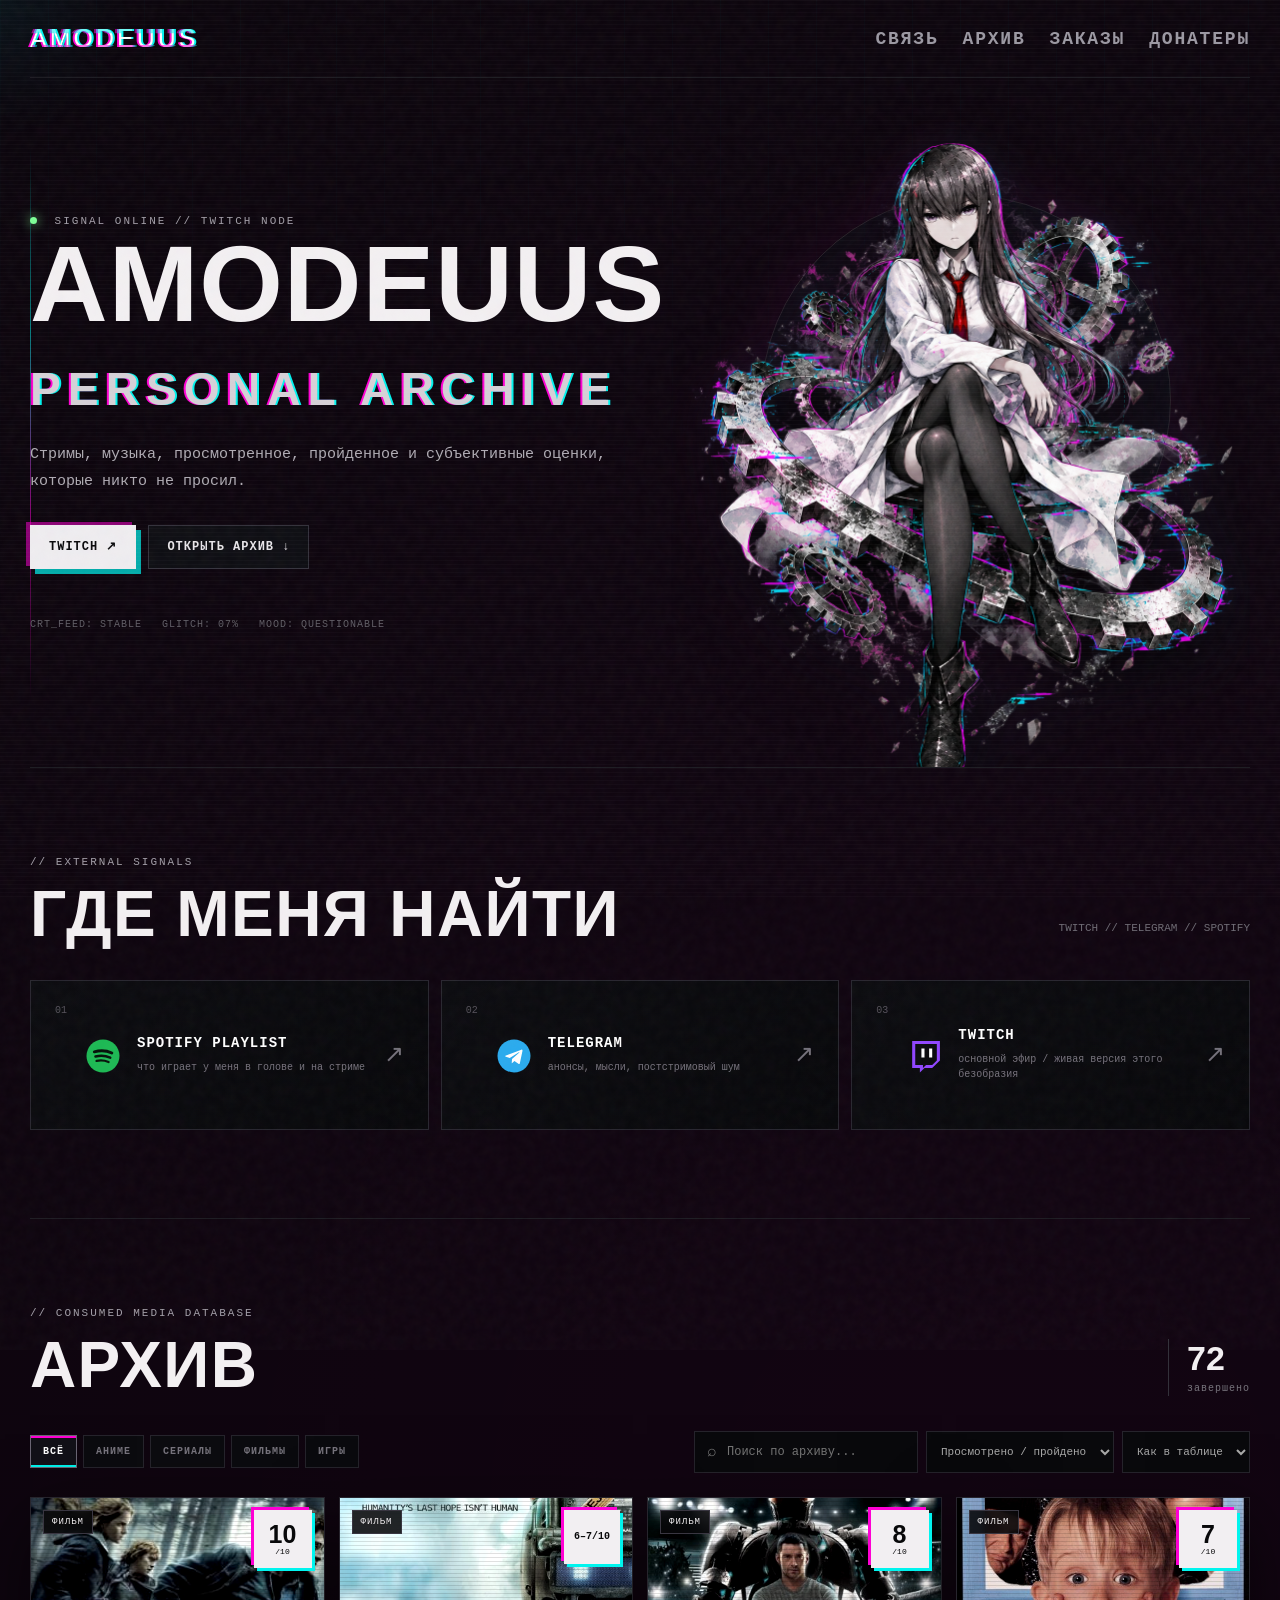
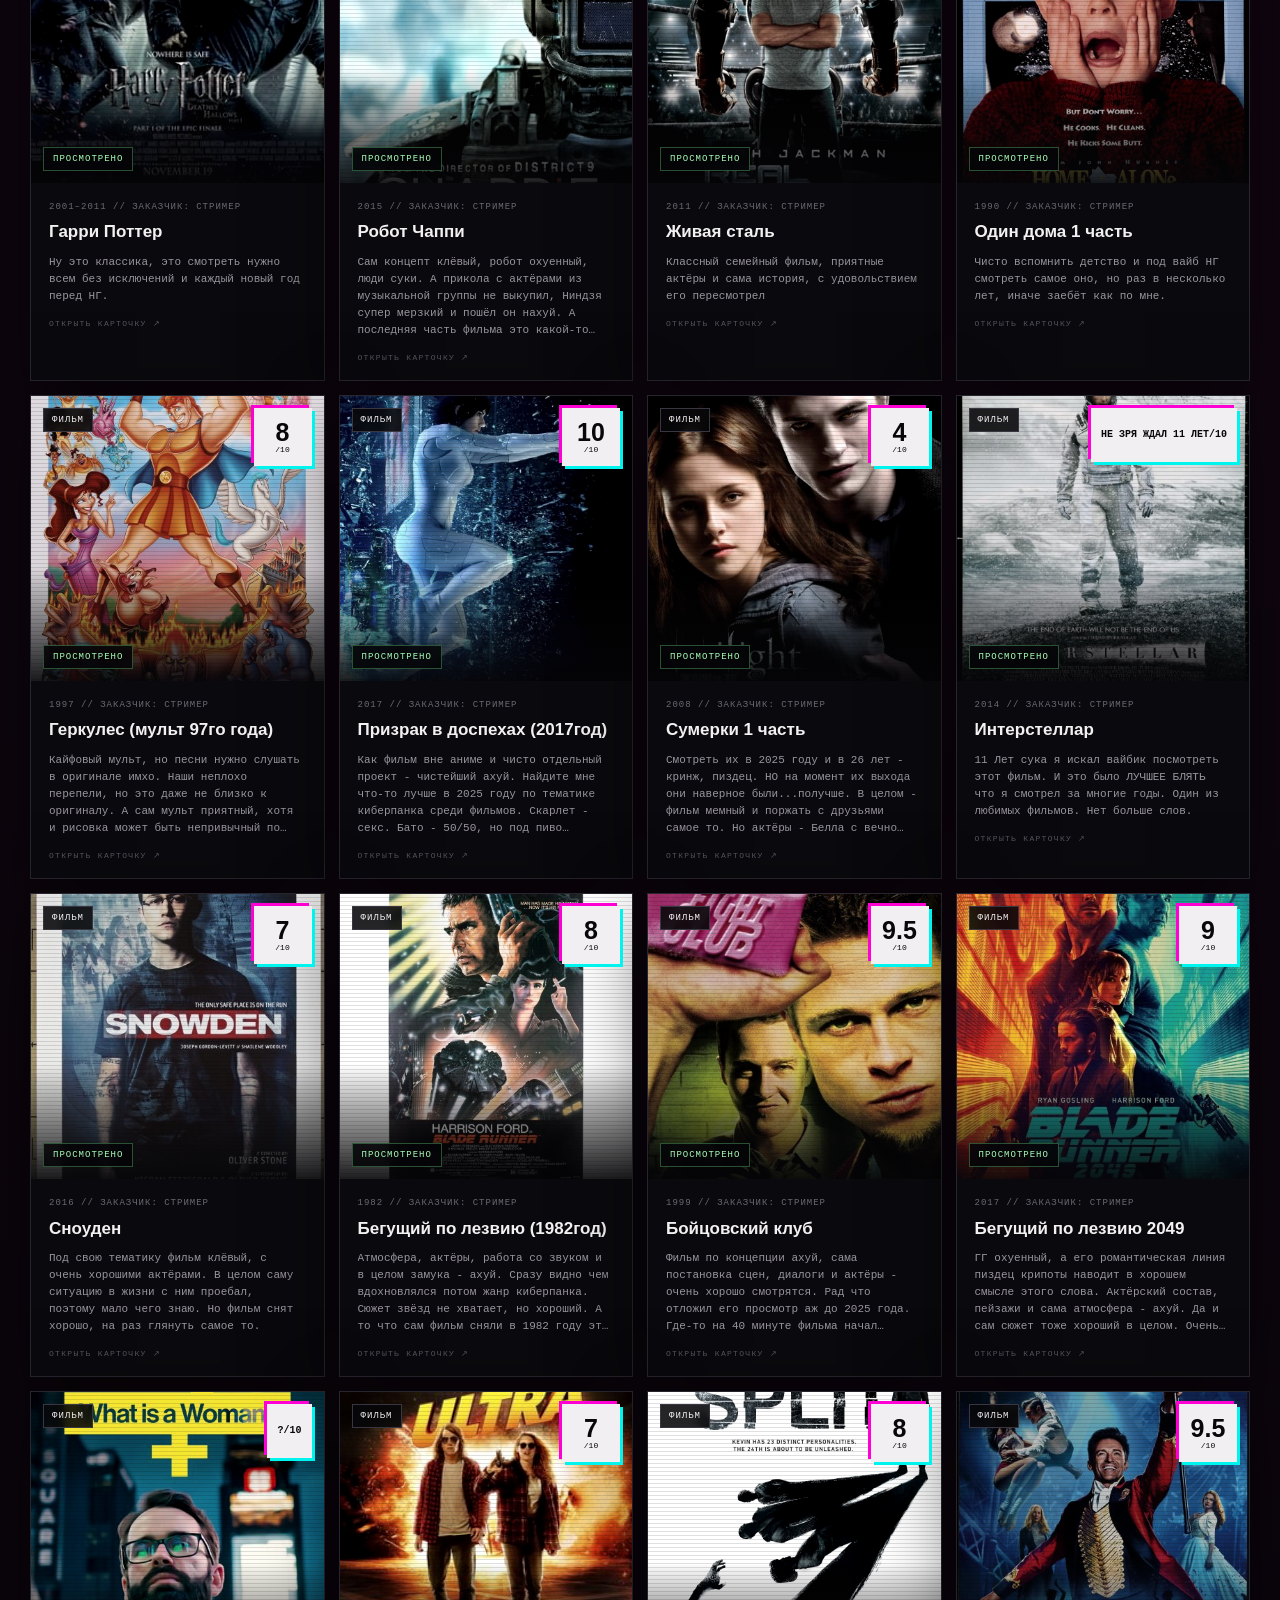
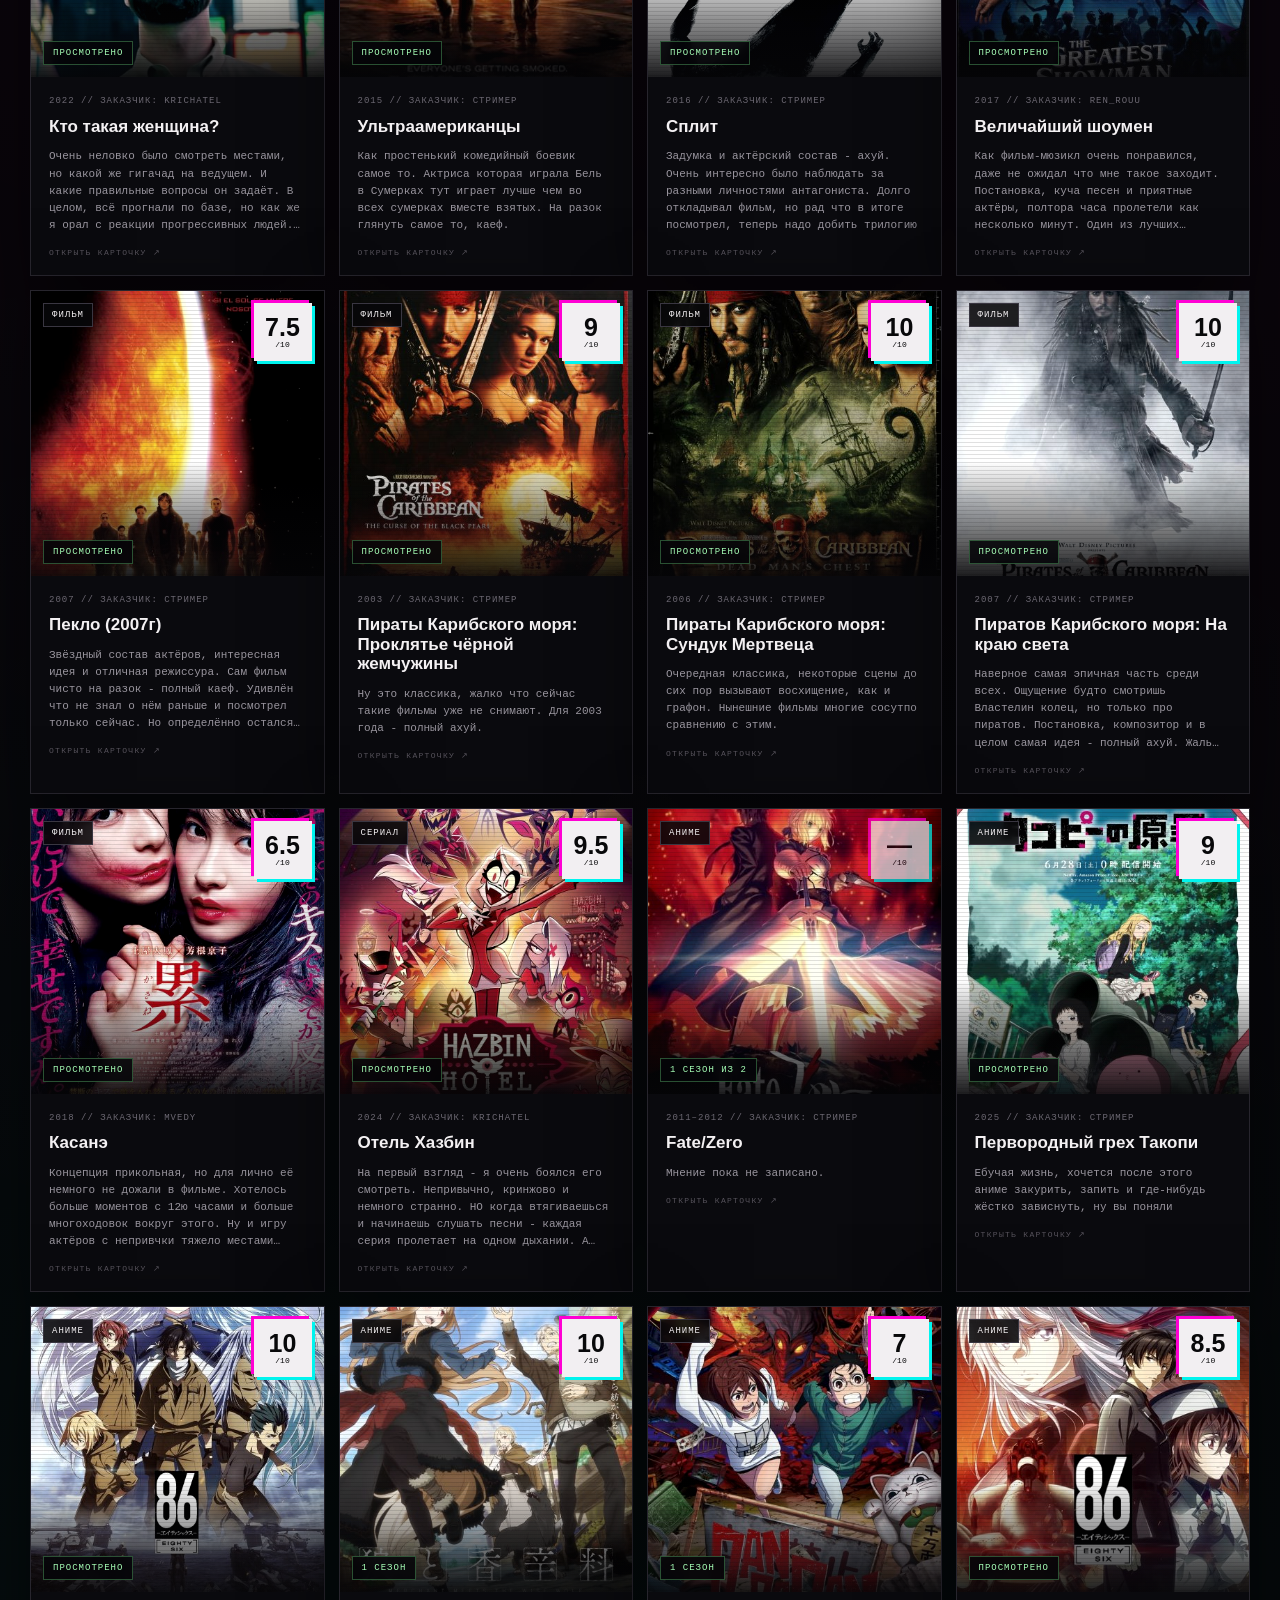
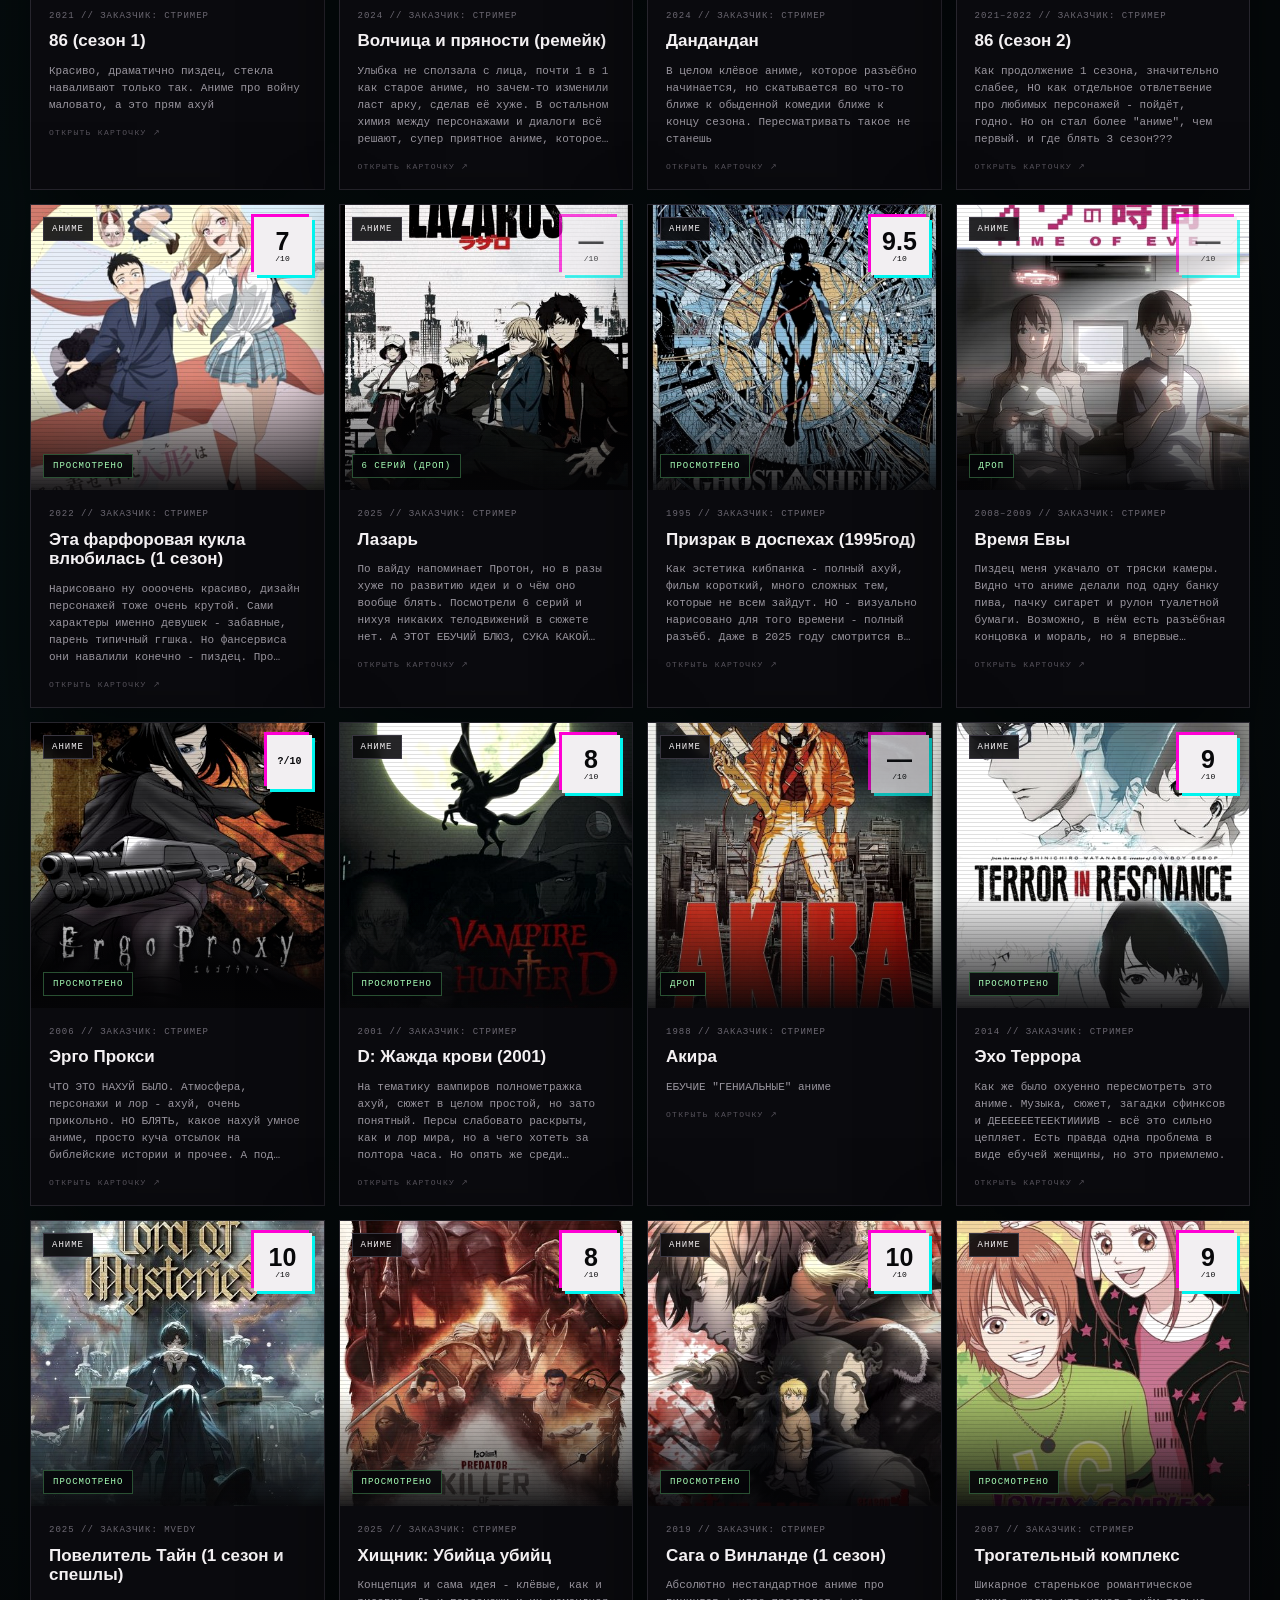
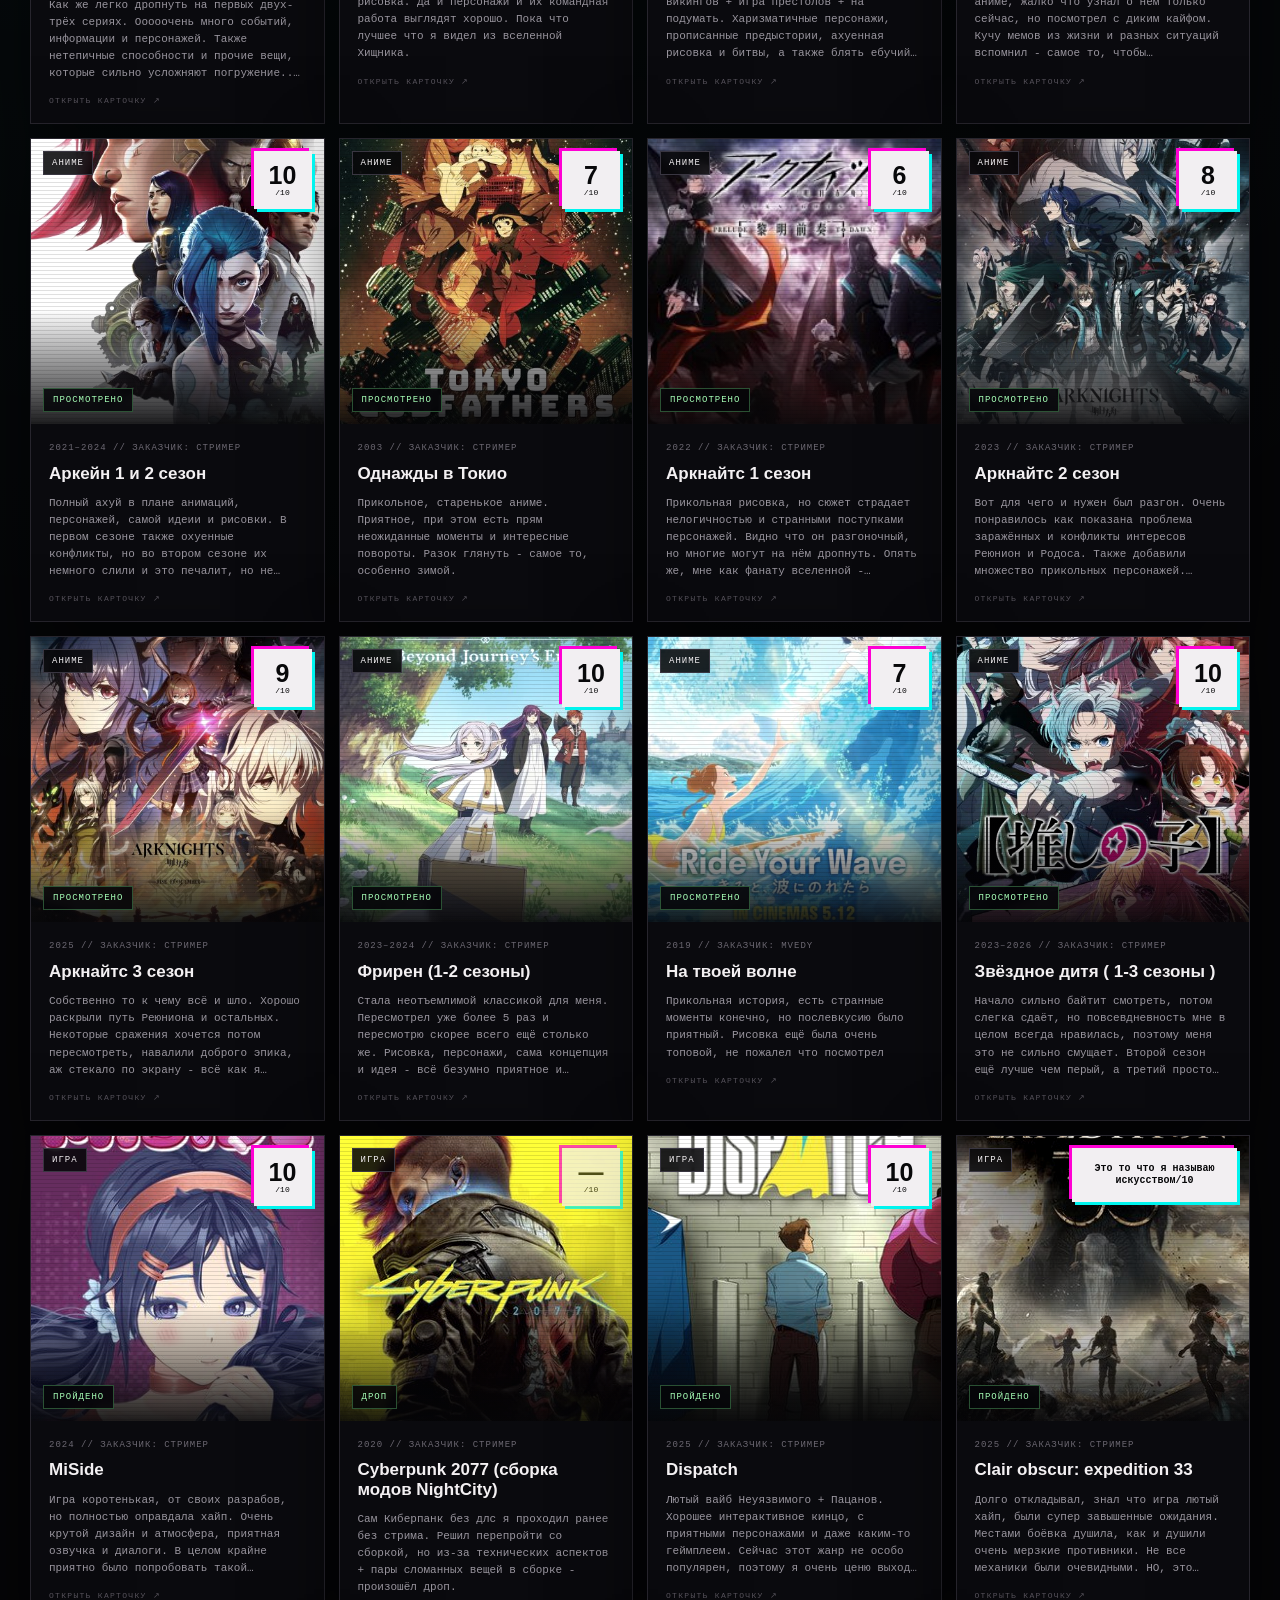
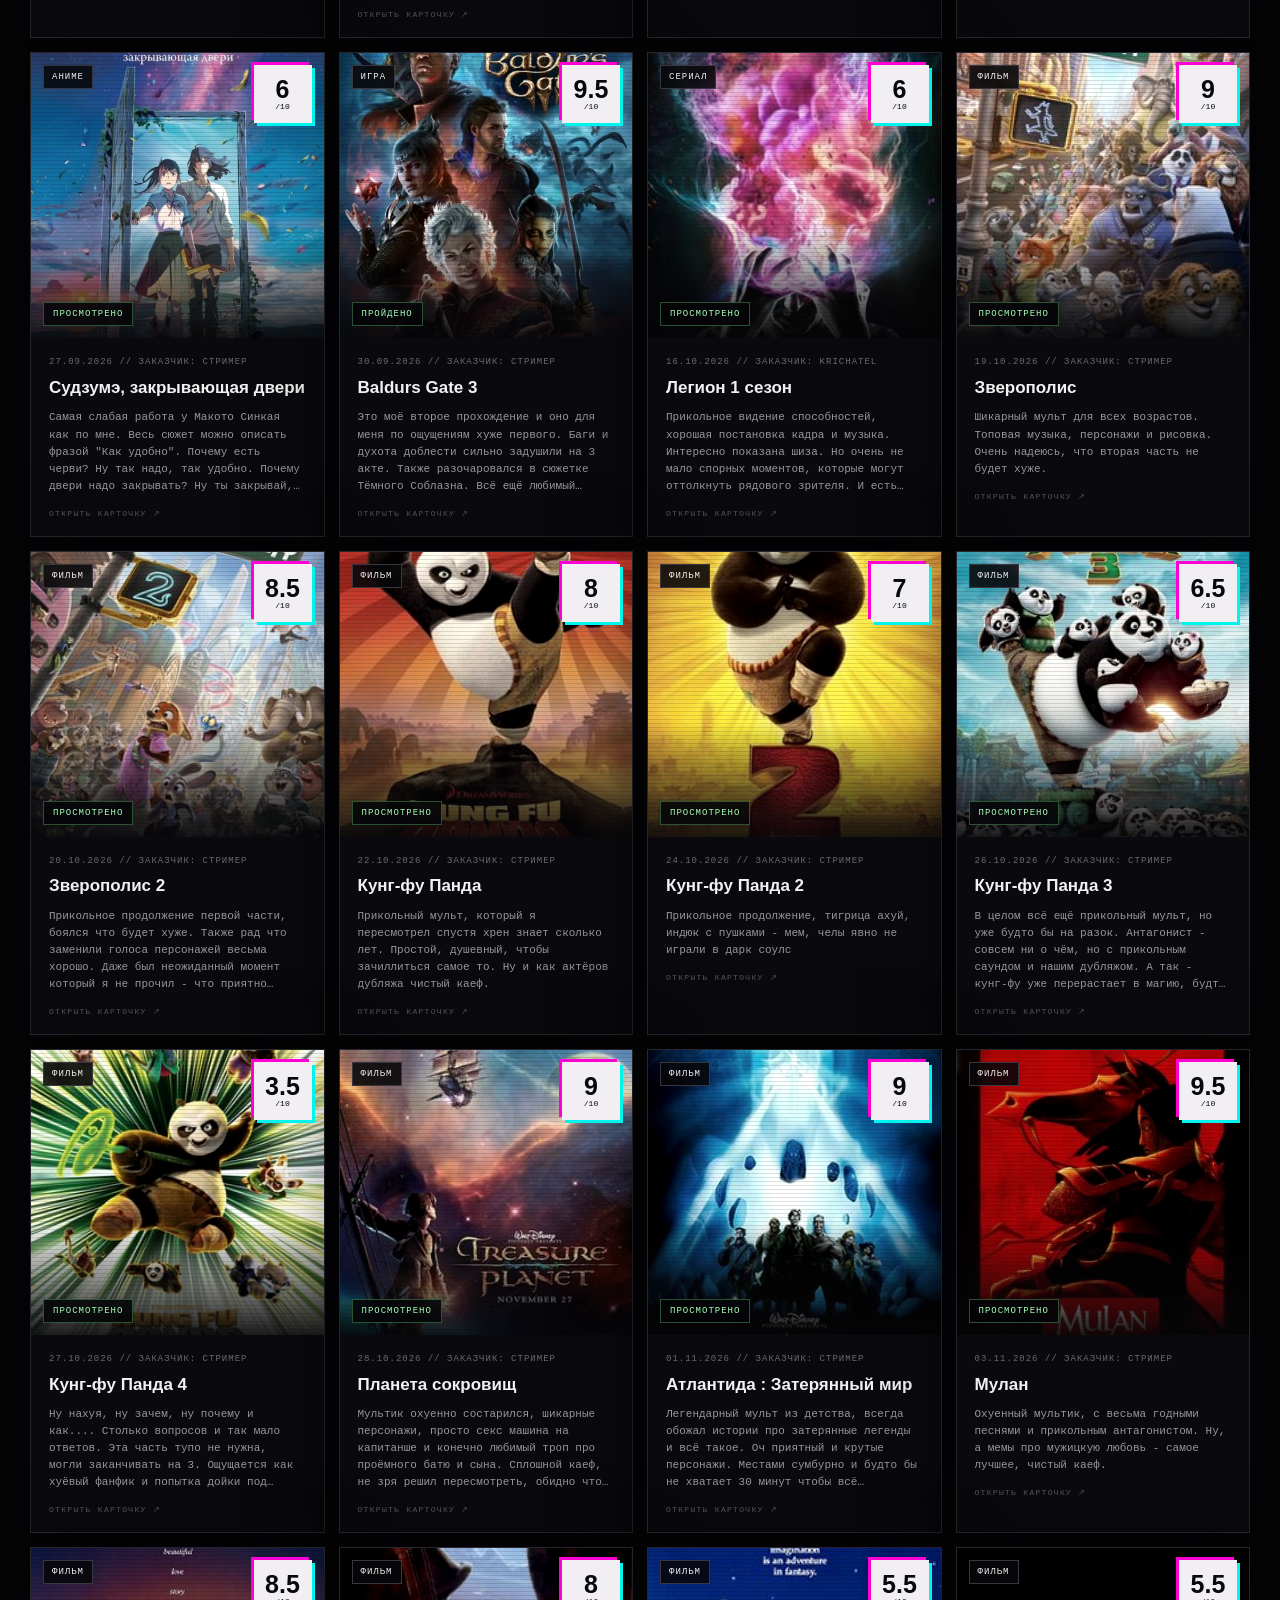
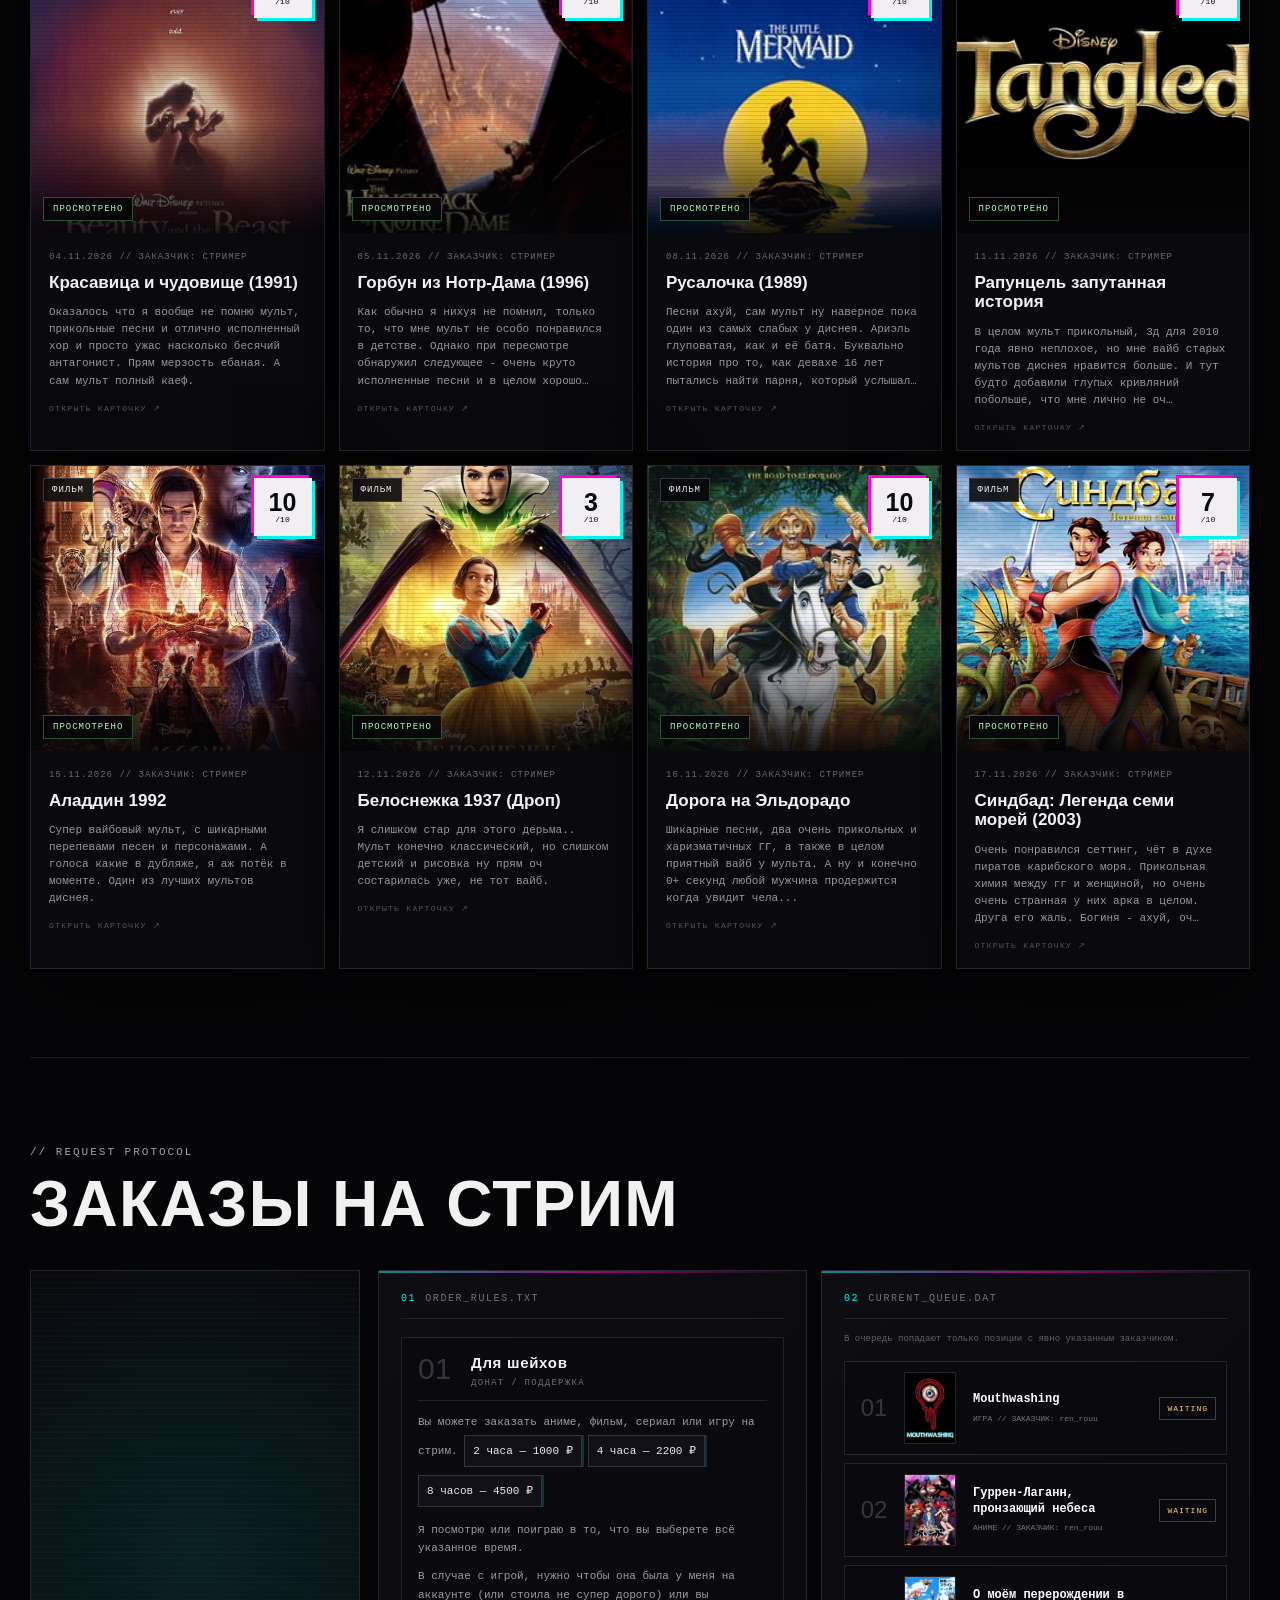
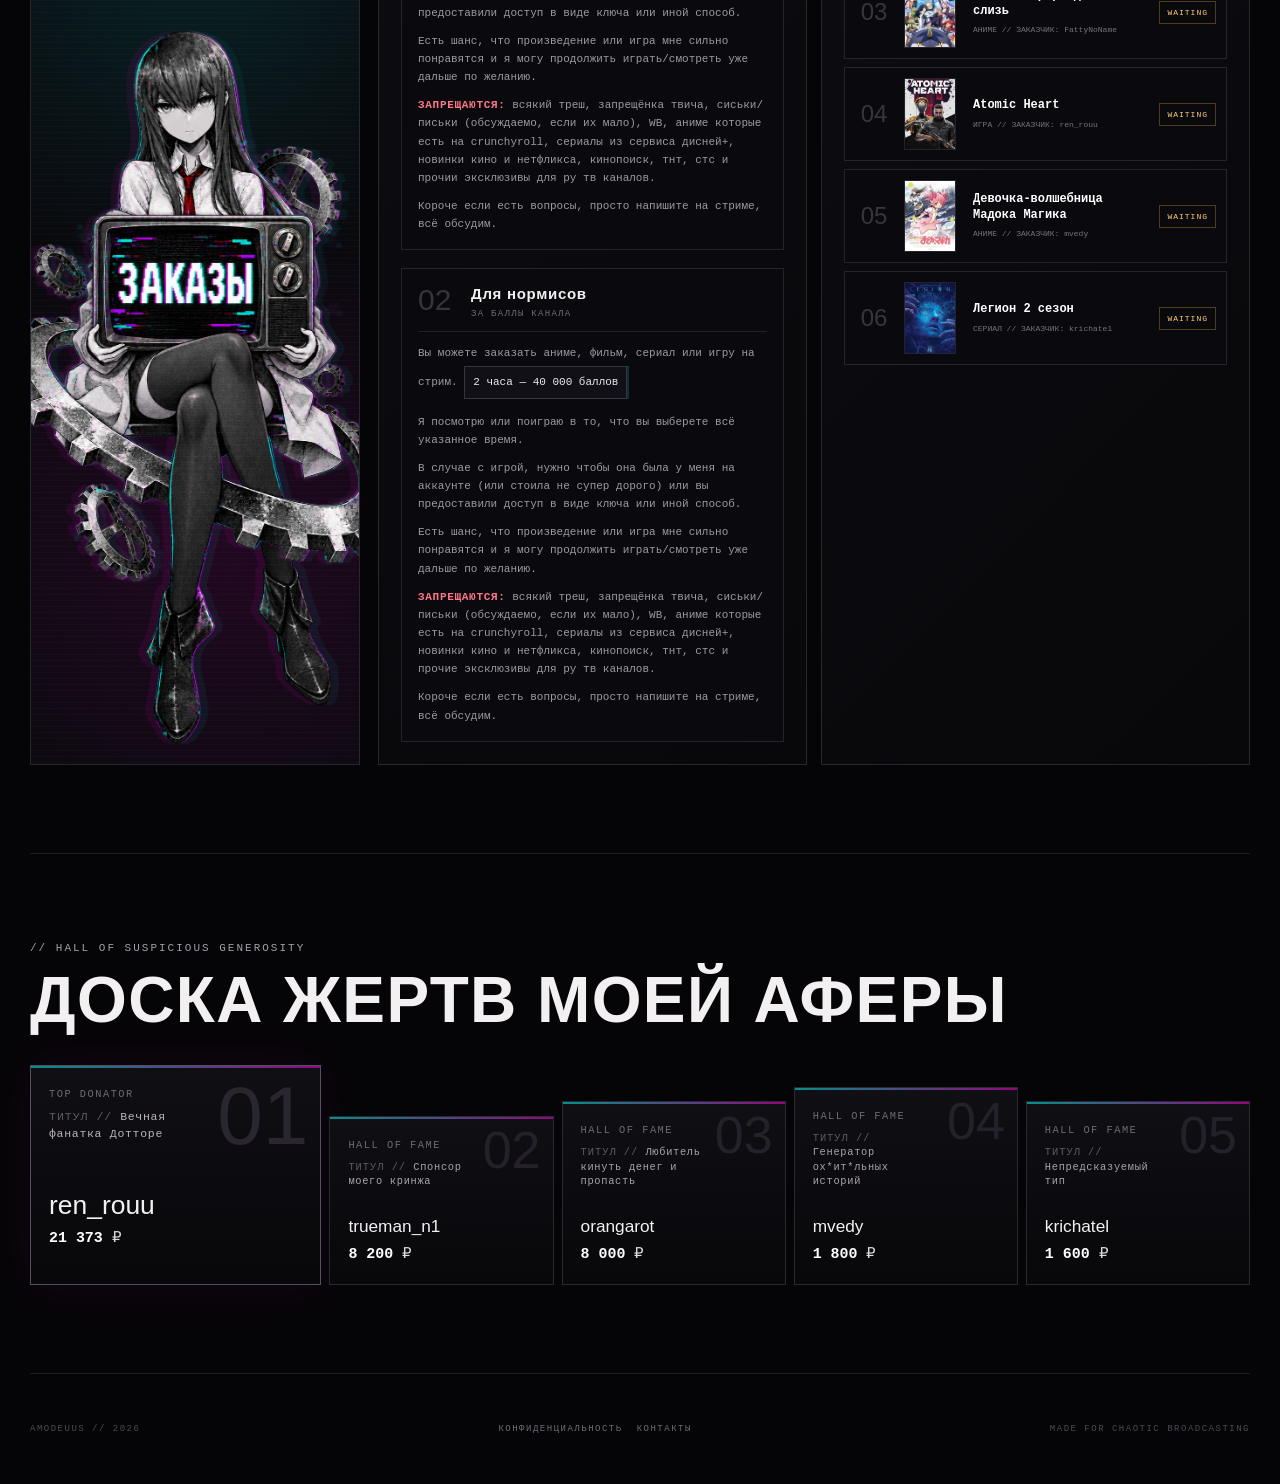
<file: index.html>
<!doctype html>
<html lang="ru">
<head>
  <meta charset="utf-8" />
  <meta name="viewport" content="width=device-width,initial-scale=1,viewport-fit=cover" />
  <meta name="theme-color" content="#050507" />
  <meta name="description" content="AmodeuuS — стримы, архив просмотренного и пройденного, очередь заказов, музыка и донатеры." />
  <meta name="robots" content="index,follow,max-image-preview:large" />
  <meta name="referrer" content="no-referrer" />
  <link rel="icon" href="assets/favicon.svg" type="image/svg+xml" />
  <title>AmodeuuS // signal archive</title>
  <link rel="stylesheet" href="styles.css" />
</head>
<body class="public-build">
  <div class="noise" aria-hidden="true"></div>
  <div class="scanlines" aria-hidden="true"></div>
  <div class="cursor-glow" id="cursorGlow" aria-hidden="true"></div>

  <header class="topbar shell">
    <a class="brand glitch" href="#top" data-text="AMODEUUS">AMODEUUS</a>
    <nav class="nav" aria-label="Основная навигация">
      <a href="#links">СВЯЗЬ</a>
      <a href="#archive">АРХИВ</a>
      <a href="#orders">ЗАКАЗЫ</a>
      <a href="#donors">ДОНАТЕРЫ</a>
    </nav>
    <button class="icon-btn" id="editToggle" type="button" aria-pressed="false" title="Режим редактирования">EDIT</button>
  </header>

  <main id="top">
    <section class="hero shell">
      <div class="hero-copy">
        <div class="eyebrow"><span class="status-dot"></span> SIGNAL ONLINE // TWITCH NODE</div>
        <h1 class="hero-title">AMODEUUS<br><span>PERSONAL ARCHIVE</span></h1>
        <p class="hero-text">Стримы, музыка, просмотренное, пройденное и субъективные оценки, которые никто не просил.</p>
        <div class="hero-actions">
          <a class="btn primary" id="twitchLink" href="#" target="_blank" rel="noopener noreferrer">TWITCH ↗</a>
          <a class="btn" href="#archive">ОТКРЫТЬ АРХИВ ↓</a>
        </div>
        <div class="signal-row" aria-label="Статус канала">
          <span>CRT_FEED: STABLE</span><span>GLITCH: 07%</span><span>MOOD: QUESTIONABLE</span>
        </div>
      </div>
      <div class="hero-visual" aria-hidden="true">
        <div class="hero-halo"></div>
        <img src="assets/hero-kurisu-transparent.png" alt="" />
      </div>
    </section>

    <section id="links" class="section shell">
      <div class="section-head">
        <div>
          <p class="kicker">// EXTERNAL SIGNALS</p>
          <h2>ГДЕ МЕНЯ НАЙТИ</h2>
        </div>
        <p class="section-note">TWITCH // TELEGRAM // SPOTIFY</p>
      </div>
      <div class="links-grid">
        <a class="link-card spotify" id="spotifyLink" href="#" target="_blank" rel="noopener noreferrer">
          <span class="link-index">01</span><span class="link-icon brand-icon"><img src="assets/icons/spotify.svg" alt="" aria-hidden="true"></span>
          <div><b>SPOTIFY PLAYLIST</b><small>что играет у меня в голове и на стриме</small></div><span class="arrow">↗</span>
        </a>
        <a class="link-card telegram" id="telegramLink" href="#" target="_blank" rel="noopener noreferrer">
          <span class="link-index">02</span><span class="link-icon brand-icon"><img src="assets/icons/telegram.svg" alt="" aria-hidden="true"></span>
          <div><b>TELEGRAM</b><small>анонсы, мысли, постстримовый шум</small></div><span class="arrow">↗</span>
        </a>
        <a class="link-card twitch" id="twitchLink2" href="#" target="_blank" rel="noopener noreferrer">
          <span class="link-index">03</span><span class="link-icon brand-icon"><img src="assets/icons/twitch.svg" alt="" aria-hidden="true"></span>
          <div><b>TWITCH</b><small>основной эфир / живая версия этого безобразия</small></div><span class="arrow">↗</span>
        </a>
      </div>
    </section>

    <section id="archive" class="section shell archive-section">
      <div class="section-head">
        <div>
          <p class="kicker">// CONSUMED MEDIA DATABASE</p>
          <h2>АРХИВ</h2>
        </div>
        <div class="archive-counter"><b id="archiveCount">0</b><span>завершено</span></div>
      </div>

      <div class="archive-toolbar">
        <div class="tabs" role="tablist" aria-label="Тип контента">
          <button class="tab active" data-type="all" type="button">ВСЁ</button>
          <button class="tab" data-type="anime" type="button">АНИМЕ</button>
          <button class="tab" data-type="series" type="button">СЕРИАЛЫ</button>
          <button class="tab" data-type="movie" type="button">ФИЛЬМЫ</button>
          <button class="tab" data-type="game" type="button">ИГРЫ</button>
        </div>
        <div class="toolbar-right">
          <label class="search-wrap"><span>⌕</span><input id="searchInput" type="search" placeholder="Поиск по архиву..." autocomplete="off" /></label>
          <select id="statusSelect" aria-label="Статус">
            <option value="completed">Просмотрено / пройдено</option>
            <option value="all">Все записи</option>
            <option value="queue">В очереди</option>
            <option value="planned">В планах</option>
          </select>
          <select id="sortSelect" aria-label="Сортировка">
            <option value="source">Как в таблице</option>
            <option value="score-desc">Оценка ↓</option>
            <option value="score-asc">Оценка ↑</option>
            <option value="title">По названию</option>
          </select>
          <button class="btn add-btn edit-only" id="addArchiveBtn" type="button">+ ДОБАВИТЬ</button>
        </div>
      </div>

      <div id="archiveGrid" class="archive-grid"></div>
      <div id="emptyState" class="empty-state hidden">
        <b>NO DATA FOUND</b>
        <span>По этим фильтрам записей нет.</span>
      </div>
    </section>

    <section id="orders" class="section shell orders-section">
      <div class="section-head">
        <div>
          <p class="kicker">// REQUEST PROTOCOL</p>
          <h2>ЗАКАЗЫ НА СТРИМ</h2>
        </div>
        <button class="btn edit-only" id="editRulesBtn" type="button">РЕДАКТИРОВАТЬ ПРАВИЛА</button>
      </div>

      <div class="orders-layout">
        <aside class="orders-art" aria-hidden="true">
          <img src="assets/orders-character.png" alt="">
        </aside>
        <div class="orders-content">
          <article class="rules-panel">
            <div class="panel-label"><span>01</span> ORDER_RULES.TXT</div>
            <div id="rulesList" class="rules-list"></div>
          </article>
          <article class="queue-panel">
            <div class="panel-label"><span>02</span> CURRENT_QUEUE.DAT</div>
            <div class="queue-note">В очередь попадают только позиции с явно указанным заказчиком.</div>
            <div id="queueList" class="queue-list"></div>
          </article>
        </div>
      </div>
    </section>

    <section id="donors" class="section shell donors-section">
      <div class="section-head">
        <div>
          <p class="kicker">// HALL OF SUSPICIOUS GENEROSITY</p>
          <h2>ДОСКА ЖЕРТВ МОЕЙ АФЕРЫ</h2>
        </div>
        <button class="btn edit-only" id="editDonorsBtn" type="button">РЕДАКТИРОВАТЬ ТОП</button>
      </div>
      <div id="donorBoard" class="donor-board"></div>
    </section>

    <section class="section shell security-section">
      <div class="security-card">
        <div>
          <p class="kicker">// PUBLIC BUILD // PREPARED</p>
          <h2>ГОТОВО К ПУБЛИКАЦИИ</h2>
          <p>Подготовлена отдельная публичная статическая сборка без пользовательских аккаунтов и серверной базы. Редактор остаётся только в локальной версии.</p>
        </div>
        <div class="security-list">
          <span>01 <b>Российский статический хостинг</b></span>
          <span>02 <b>HTTPS + security headers</b></span>
          <span>03 <b>Без backend / аккаунтов</b></span>
          <span>04 <b>Отдельная PUBLIC-сборка</b></span>
        </div>
      </div>
    </section>
  </main>


  <button class="back-to-top" id="backToTop" type="button" aria-label="Вернуться к шапке сайта" title="Наверх">
    <span aria-hidden="true">↑</span><small>ВВЕРХ</small>
  </button>

  <footer class="footer shell">
    <span>AMODEUUS // <span id="year"></span></span>
    <span class="footer-links"><a href="privacy.html">КОНФИДЕНЦИАЛЬНОСТЬ</a><a href="contacts.html">КОНТАКТЫ</a></span>
    <span>MADE FOR CHAOTIC BROADCASTING</span>
  </footer>

  <dialog id="detailDialog" class="detail-dialog">
    <article class="detail-shell">
      <button class="detail-close" id="detailClose" type="button" aria-label="Закрыть">×</button>
      <div class="detail-poster" id="detailPoster"></div>
      <div class="detail-copy">
        <div class="detail-kicker" id="detailKicker">// ARCHIVE ENTRY</div>
        <h3 id="detailTitle"></h3>
        <div class="detail-meta" id="detailMeta"></div>
        <div class="detail-rating" id="detailRating"></div>
        <div class="detail-requester" id="detailRequester"></div>
        <div class="detail-divider"></div>
        <div class="detail-label">МОЁ МНЕНИЕ</div>
        <div class="detail-opinion" id="detailOpinion"></div>
        <button class="btn edit-only detail-edit" id="detailEditBtn" type="button">РЕДАКТИРОВАТЬ</button>
      </div>
    </article>
  </dialog>

  <dialog id="archiveDialog" class="dialog">
    <form id="archiveForm" method="dialog">
      <div class="dialog-head">
        <div><p class="kicker">// ARCHIVE ENTRY</p><h3 id="dialogTitle">НОВАЯ ЗАПИСЬ</h3></div>
        <button class="dialog-close" value="cancel" type="submit">×</button>
      </div>
      <input type="hidden" id="entryId" />
      <div class="form-grid">
        <label class="span-2">Название<input id="entryTitle" required maxlength="160" /></label>
        <label>Тип<select id="entryType" required><option value="anime">Аниме</option><option value="series">Сериал</option><option value="movie">Фильм</option><option value="game">Игра</option></select></label>
        <label>Статус<select id="entryStatus"><option value="watched">Завершено</option><option value="queue">В очереди</option><option value="planned">В планах</option></select></label>
        <label>Оценка 1–10<input id="entryScore" type="number" min="1" max="10" step="0.1" placeholder="Можно оставить пустым" /></label>
        <label>Год<input id="entryYear" type="text" maxlength="12" placeholder="2017" /></label>
        <label class="span-2">Заказчик<input id="entryRequester" maxlength="80" placeholder="Пусто = Стример" /></label>
        <label class="span-2">Локальное изображение<input id="entryImage" type="text" placeholder="assets/covers/имя.svg" /></label>
        <label class="span-2">Моё мнение<textarea id="entryOpinion" rows="7" maxlength="4000" placeholder="Что понравилось, что бесило, кому бы посоветовал..."></textarea></label>
      </div>
      <div class="dialog-actions">
        <button class="btn danger hidden" id="deleteEntryBtn" type="button">УДАЛИТЬ</button>
        <span></span>
        <button class="btn" value="cancel" type="submit">ОТМЕНА</button>
        <button class="btn primary" id="saveEntryBtn" type="button">СОХРАНИТЬ</button>
      </div>
    </form>
  </dialog>

  <dialog id="rulesDialog" class="dialog rules-dialog">
    <form method="dialog">
      <div class="dialog-head">
        <div><p class="kicker">// ORDER RULES</p><h3>ПРАВИЛА ЗАКАЗОВ</h3></div>
        <button class="dialog-close" value="cancel" type="submit">×</button>
      </div>
      <div class="rules-edit-grid">
        <label>Для шейхов<textarea id="rulesVipEditor" rows="10"></textarea></label>
        <label>Для нормисов<textarea id="rulesPointsEditor" rows="10"></textarea></label>
      </div>
      <div class="dialog-actions"><span></span><span></span><button class="btn" value="cancel" type="submit">ОТМЕНА</button><button class="btn primary" id="saveRulesBtn" type="button">СОХРАНИТЬ</button></div>
    </form>
  </dialog>

  <dialog id="donorDialog" class="dialog">
    <form method="dialog">
      <div class="dialog-head"><div><p class="kicker">// DONOR BOARD</p><h3>ТОП-5 ЗА ВСЁ ВРЕМЯ</h3></div><button class="dialog-close" value="cancel" type="submit">×</button></div>
      <div id="donorInputs" class="donor-inputs"></div>
      <div class="dialog-actions"><span></span><span></span><button class="btn" value="cancel" type="submit">ОТМЕНА</button><button class="btn primary" id="saveDonorsBtn" type="button">СОХРАНИТЬ</button></div>
    </form>
  </dialog>

  <script src="config.js"></script>
  <script src="app.js"></script>
</body>
</html>
</file>
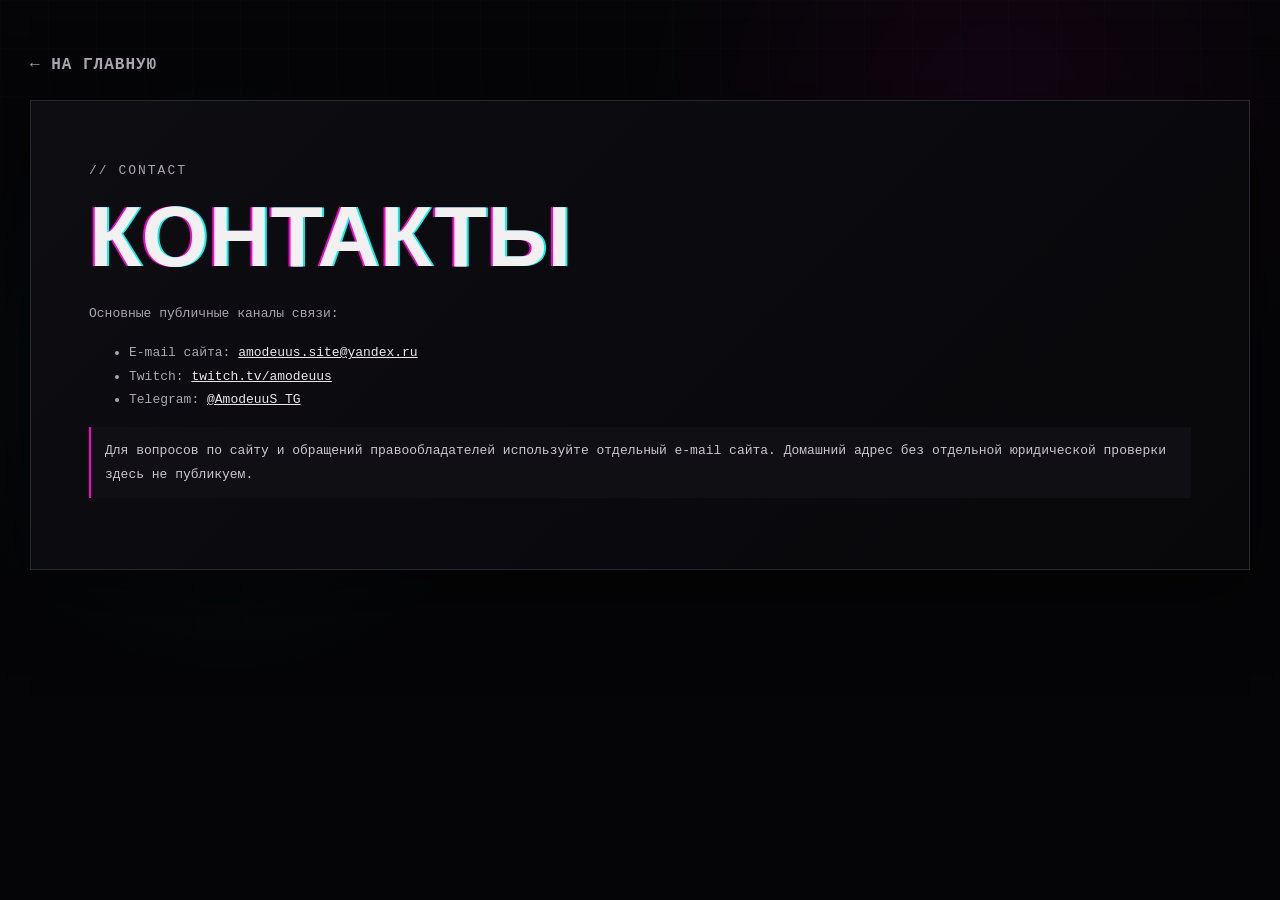
<file: contacts.html>
<!doctype html><html lang="ru"><head><meta charset="utf-8"><meta name="viewport" content="width=device-width,initial-scale=1"><meta name="theme-color" content="#050507"><meta name="robots" content="index,follow"><meta name="referrer" content="no-referrer"><link rel="icon" href="assets/favicon.svg" type="image/svg+xml"><link rel="stylesheet" href="styles.css"><title>Контакты // AmodeuuS</title></head><body><main class="legal-page shell"><a class="legal-back" href="index.html">← НА ГЛАВНУЮ</a><article class="legal-card"><p class="kicker">// CONTACT</p><h1>КОНТАКТЫ</h1><p>Основные публичные каналы связи:</p><ul><li>E-mail сайта: <a href="mailto:amodeuus.site@yandex.ru">amodeuus.site@yandex.ru</a></li><li>Twitch: <a href="https://www.twitch.tv/amodeuus" rel="noopener noreferrer">twitch.tv/amodeuus</a></li><li>Telegram: <a href="https://t.me/AmodeuuS_TG" rel="noopener noreferrer">@AmodeuuS_TG</a></li></ul><p class="legal-note">Для вопросов по сайту и обращений правообладателей используйте отдельный e-mail сайта. Домашний адрес без отдельной юридической проверки здесь не публикуем.</p></article></main></body></html>
</file>
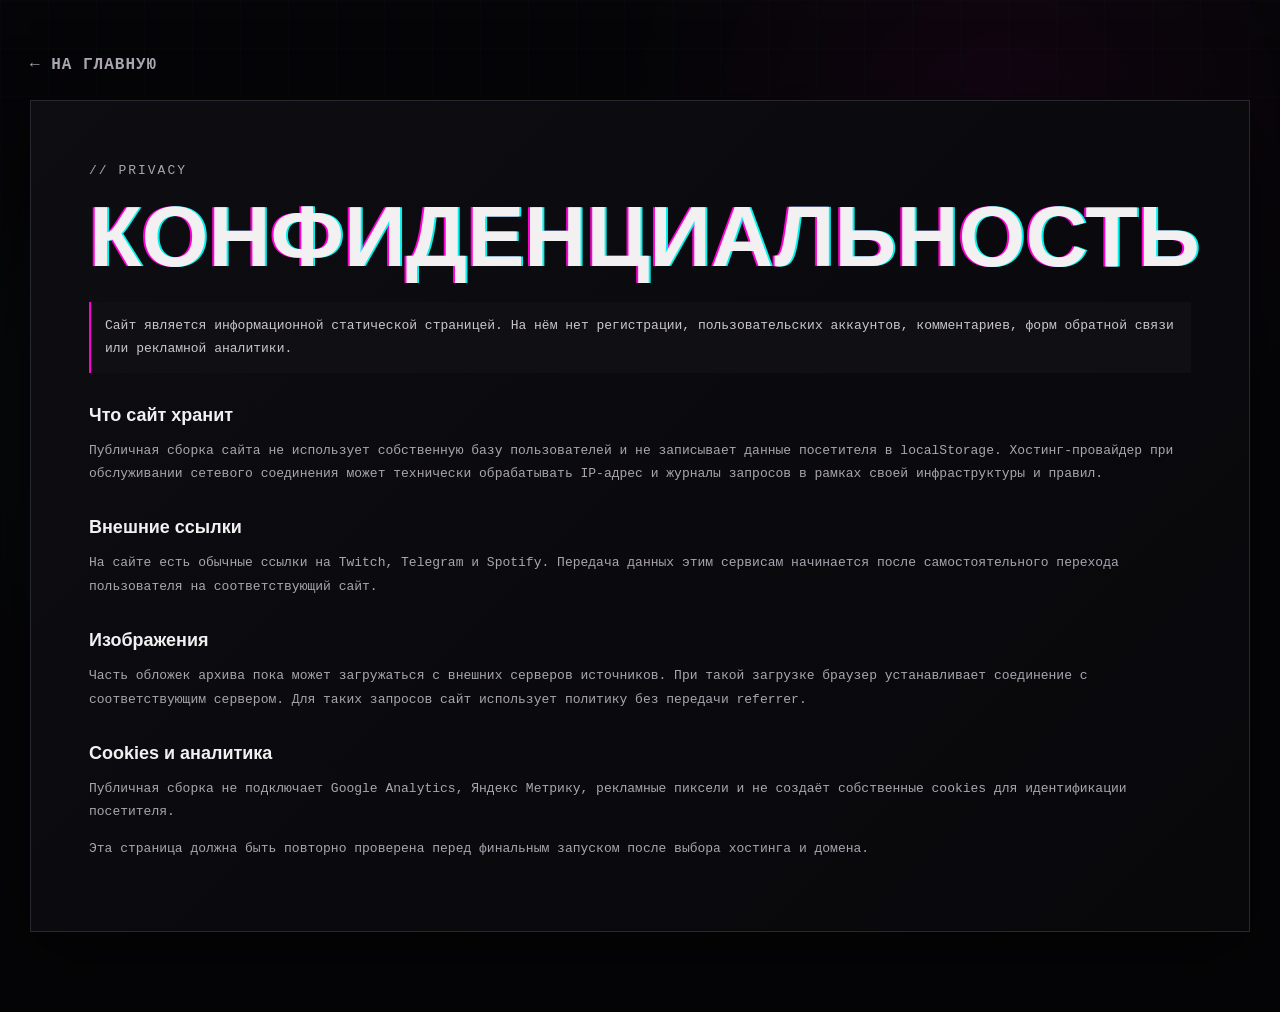
<file: privacy.html>
<!doctype html><html lang="ru"><head><meta charset="utf-8"><meta name="viewport" content="width=device-width,initial-scale=1"><meta name="theme-color" content="#050507"><meta name="robots" content="index,follow"><meta name="referrer" content="no-referrer"><link rel="icon" href="assets/favicon.svg" type="image/svg+xml"><link rel="stylesheet" href="styles.css"><title>Конфиденциальность // AmodeuuS</title></head><body><main class="legal-page shell"><a class="legal-back" href="index.html">← НА ГЛАВНУЮ</a><article class="legal-card"><p class="kicker">// PRIVACY</p><h1>КОНФИДЕНЦИАЛЬНОСТЬ</h1><p class="legal-note">Сайт является информационной статической страницей. На нём нет регистрации, пользовательских аккаунтов, комментариев, форм обратной связи или рекламной аналитики.</p><h2>Что сайт хранит</h2><p>Публичная сборка сайта не использует собственную базу пользователей и не записывает данные посетителя в localStorage. Хостинг-провайдер при обслуживании сетевого соединения может технически обрабатывать IP-адрес и журналы запросов в рамках своей инфраструктуры и правил.</p><h2>Внешние ссылки</h2><p>На сайте есть обычные ссылки на Twitch, Telegram и Spotify. Передача данных этим сервисам начинается после самостоятельного перехода пользователя на соответствующий сайт.</p><h2>Изображения</h2><p>Часть обложек архива пока может загружаться с внешних серверов источников. При такой загрузке браузер устанавливает соединение с соответствующим сервером. Для таких запросов сайт использует политику без передачи referrer.</p><h2>Cookies и аналитика</h2><p>Публичная сборка не подключает Google Analytics, Яндекс Метрику, рекламные пиксели и не создаёт собственные cookies для идентификации посетителя.</p><p>Эта страница должна быть повторно проверена перед финальным запуском после выбора хостинга и домена.</p></article></main></body></html>
</file>
<file: styles.css>
:root{
  --bg:#050507; --panel:#0a0a0d; --panel2:#111116; --text:#f3f0f2; --muted:#9996a0;
  --cyan:#00f4ee; --magenta:#ff00d4; --red:#d51e3a; --line:#28262f; --white:#fff;
  --shadow:0 22px 70px rgba(0,0,0,.55); --radius:18px; --shell:min(1220px,calc(100% - 36px));
}
*{box-sizing:border-box} html{scroll-behavior:smooth} body{margin:0;background:radial-gradient(circle at 78% 12%,rgba(255,0,212,.055),transparent 28%),radial-gradient(circle at 18% 42%,rgba(0,244,238,.045),transparent 26%),var(--bg);color:var(--text);font-family:"Courier New",Courier,monospace;overflow-x:hidden} body::before{content:"";position:fixed;inset:0;pointer-events:none;background:linear-gradient(90deg,rgba(0,244,238,.018) 1px,transparent 1px),linear-gradient(rgba(255,255,255,.012) 1px,transparent 1px);background-size:48px 48px;mask-image:linear-gradient(to bottom,black,transparent 85%);z-index:-2}.shell{width:var(--shell);margin-inline:auto}.noise{position:fixed;inset:-50%;opacity:.04;pointer-events:none;z-index:90;background-image:url("data:image/svg+xml,%3Csvg viewBox='0 0 200 200' xmlns='http://www.w3.org/2000/svg'%3E%3Cfilter id='n'%3E%3CfeTurbulence type='fractalNoise' baseFrequency='.9' numOctaves='4' stitchTiles='stitch'/%3E%3C/filter%3E%3Crect width='100%25' height='100%25' filter='url(%23n)' opacity='.9'/%3E%3C/svg%3E");animation:noise .18s steps(2) infinite}.scanlines{position:fixed;inset:0;pointer-events:none;z-index:89;background:repeating-linear-gradient(to bottom,rgba(255,255,255,.018) 0 1px,transparent 1px 4px);mix-blend-mode:screen}.cursor-glow{position:fixed;width:300px;height:300px;border-radius:50%;background:radial-gradient(circle,rgba(0,244,238,.06),transparent 65%);transform:translate(-50%,-50%);pointer-events:none;z-index:-1}
@keyframes noise{0%{transform:translate(0)}25%{transform:translate(2%,1%)}50%{transform:translate(-1%,2%)}75%{transform:translate(1%,-2%)}100%{transform:translate(-2%,0)}}
.topbar{height:78px;display:flex;align-items:center;gap:32px;border-bottom:1px solid #1d1c22;position:relative;z-index:20}.brand{font-family:Impact,"Arial Black",sans-serif;font-size:25px;letter-spacing:3px;color:#fff;text-decoration:none;position:relative;text-shadow:2px 0 var(--cyan),-2px 0 var(--magenta)}.glitch::before,.glitch::after{content:attr(data-text);position:absolute;inset:0;pointer-events:none;opacity:.55}.glitch::before{color:var(--cyan);clip-path:inset(15% 0 68% 0);transform:translate(-2px,0)}.glitch::after{color:var(--magenta);clip-path:inset(72% 0 6% 0);transform:translate(2px,0)}.nav{display:flex;gap:24px;margin-left:auto}.nav a{color:#9b98a2;text-decoration:none;font-size:18px;letter-spacing:1.8px;font-weight:700}.nav a:hover{color:#fff;text-shadow:1px 0 var(--cyan)}.icon-btn{background:#0d0d11;color:#a9a5ae;border:1px solid #2a2830;padding:9px 12px;font:700 11px "Courier New";letter-spacing:1px;cursor:pointer}.icon-btn[aria-pressed="true"]{color:#fff;border-color:var(--magenta);box-shadow:0 0 20px rgba(255,0,212,.15)}
.hero{min-height:690px;display:grid;grid-template-columns:1.05fr .95fr;align-items:center;border-bottom:1px solid #1d1c22;position:relative}.hero::before{content:"";position:absolute;left:0;top:10%;height:80%;width:1px;background:linear-gradient(transparent,var(--cyan),var(--magenta),transparent);opacity:.5}.hero-copy{padding:70px 0;position:relative;z-index:3}.eyebrow,.kicker{font-size:11px;letter-spacing:2px;color:#a39fa8;margin:0 0 16px}.status-dot{display:inline-block;width:7px;height:7px;background:#7dff96;border-radius:50%;margin-right:9px;box-shadow:0 0 12px #7dff96}.hero-title{font-family:Impact,"Arial Black",sans-serif;font-size:clamp(62px,8.4vw,122px);line-height:.78;letter-spacing:1px;margin:0 0 30px;position:relative}.hero-title span{font-size:.43em;letter-spacing:7px;color:#d6d1d7;text-shadow:2px 0 var(--cyan),-2px 0 var(--magenta)}.hero-text{max-width:620px;color:#afabb3;font-size:15px;line-height:1.8;margin:0 0 30px}.hero-actions{display:flex;gap:12px;flex-wrap:wrap}.btn{display:inline-flex;align-items:center;justify-content:center;gap:8px;min-height:44px;padding:0 18px;border:1px solid #33313b;background:#0e0e13;color:#e8e5e9;text-decoration:none;font:700 12px "Courier New";letter-spacing:1px;cursor:pointer;transition:.18s ease}.btn:hover{transform:translateY(-2px);border-color:#65616f}.btn.primary{background:#efedf0;color:#09090b;border-color:#efedf0;box-shadow:5px 5px 0 rgba(0,244,238,.7),-4px -3px 0 rgba(255,0,212,.52)}.btn.primary:hover{box-shadow:2px 2px 0 var(--cyan),-2px -2px 0 var(--magenta)}.btn.danger{color:#ff8095;border-color:#6b2330;background:#18090d}.signal-row{display:flex;gap:20px;flex-wrap:wrap;margin-top:50px;color:#5f5c64;font-size:10px;letter-spacing:1px}.hero-visual{height:100%;min-height:620px;position:relative;display:flex;align-items:flex-end;justify-content:center;overflow:hidden}.hero-visual img{position:relative;width:min(570px,92%);max-height:670px;object-fit:contain;filter:drop-shadow(0 20px 30px #000);z-index:2;transform:translateY(36px)}.hero-halo{position:absolute;width:410px;height:410px;border:1px solid rgba(255,255,255,.12);border-radius:50%;top:17%;left:51%;transform:translateX(-50%);box-shadow:0 0 90px rgba(255,0,212,.08),inset 0 0 70px rgba(0,244,238,.05)}.hero-halo::before,.hero-halo::after{content:"";position:absolute;inset:45px;border:1px dashed rgba(0,244,238,.28);border-radius:50%;animation:spin 22s linear infinite}.hero-halo::after{inset:90px;border-color:rgba(255,0,212,.3);animation-direction:reverse;animation-duration:14s}@keyframes spin{to{transform:rotate(360deg)}}
.section{padding:88px 0;border-bottom:1px solid #1d1c22}.section-head{display:flex;align-items:flex-end;justify-content:space-between;gap:24px;margin-bottom:35px}.section-head h2{font-family:Impact,"Arial Black",sans-serif;font-size:clamp(34px,5vw,64px);line-height:.95;margin:0;letter-spacing:1.4px}.section-note{color:#6e6b74;font-size:11px}.section-note code{color:#c4c0c6}.links-grid{display:grid;grid-template-columns:repeat(3,1fr);gap:12px}.link-card{min-height:150px;border:1px solid #28262f;background:linear-gradient(135deg,#0c0c10,#08080b);color:#fff;text-decoration:none;display:grid;grid-template-columns:auto auto 1fr auto;gap:18px;align-items:center;padding:24px;position:relative;overflow:hidden;transition:.2s ease}.link-card::before{content:"";position:absolute;inset:auto 0 0;height:2px;background:linear-gradient(90deg,transparent,var(--cyan),var(--magenta),transparent);transform:translateX(-100%);transition:.35s}.link-card:hover{transform:translateY(-4px);background:#101016}.link-card:hover::before{transform:translateX(0)}.link-index{align-self:start;color:#55515a;font-size:10px}.link-icon{font-size:28px;text-shadow:2px 0 var(--cyan),-2px 0 var(--magenta)}.link-card b{display:block;font-size:14px;letter-spacing:1px;margin-bottom:9px}.link-card small{display:block;color:#77737d;font-size:10px;line-height:1.5}.arrow{font-size:24px;color:#74717a}.archive-counter{border-left:1px solid #33313a;padding-left:18px}.archive-counter b{font-family:Impact,sans-serif;font-size:34px;display:block}.archive-counter span{font-size:10px;color:#77747c;letter-spacing:1px}.archive-toolbar{display:flex;justify-content:space-between;gap:18px;align-items:center;margin-bottom:24px}.tabs{display:flex;gap:6px;flex-wrap:wrap}.tab{border:1px solid #26242c;background:#0b0b0f;color:#77747d;font:700 10px "Courier New";letter-spacing:1px;padding:10px 12px;cursor:pointer}.tab.active,.tab:hover{border-color:#6b6674;color:#fff;background:#121118}.tab.active{box-shadow:inset 0 -2px var(--cyan),inset 0 2px var(--magenta)}.toolbar-right{display:flex;gap:8px;align-items:center}.search-wrap{height:42px;border:1px solid #26242c;background:#09090c;display:flex;align-items:center;gap:8px;padding:0 12px}.search-wrap span{color:#777}.search-wrap input{border:0;outline:0;background:transparent;color:#eee;font:12px "Courier New";width:180px}.toolbar-right select{height:42px;background:#09090c;color:#aaa;border:1px solid #26242c;padding:0 10px;font:11px "Courier New"}.archive-grid{display:grid;grid-template-columns:repeat(4,1fr);gap:14px}.media-card{border:1px solid #27252d;background:#0a0a0e;min-height:400px;position:relative;overflow:hidden;transition:.18s;box-shadow:var(--shadow)}.media-card:hover{transform:translateY(-4px);border-color:#4f4a58}.media-poster{height:245px;background:radial-gradient(circle at 25% 20%,rgba(0,244,238,.13),transparent 30%),radial-gradient(circle at 80% 85%,rgba(255,0,212,.13),transparent 35%),#101015;position:relative;overflow:hidden}.media-poster img{width:100%;height:100%;object-fit:cover;filter:saturate(.75) contrast(1.07)}.media-poster::after{content:"";position:absolute;inset:0;background:linear-gradient(transparent 60%,rgba(5,5,7,.9)),repeating-linear-gradient(to bottom,transparent 0 3px,rgba(0,0,0,.12) 3px 4px)}.poster-fallback{height:100%;display:flex;align-items:center;justify-content:center;font-family:Impact,sans-serif;font-size:54px;color:#2d2a34;text-shadow:2px 0 var(--cyan),-2px 0 var(--magenta)}.score-badge{position:absolute;z-index:3;right:12px;top:12px;width:58px;height:58px;background:#f2eff2;color:#08080a;display:flex;flex-direction:column;align-items:center;justify-content:center;box-shadow:3px 3px 0 var(--cyan),-3px -3px 0 var(--magenta)}.score-badge b{font-family:Impact,sans-serif;font-size:25px;line-height:1}.score-badge span{font-size:8px}.type-badge{position:absolute;z-index:3;left:12px;top:12px;background:rgba(7,7,10,.88);backdrop-filter:blur(5px);border:1px solid #393641;padding:6px 8px;font-size:9px;letter-spacing:1px}.media-body{padding:18px}.media-meta{color:#6c6872;font-size:9px;letter-spacing:1px;text-transform:uppercase}.media-title{font-family:"Arial Black",sans-serif;font-size:17px;line-height:1.15;margin:8px 0 12px}.media-opinion{margin:0;color:#99959e;font-size:11px;line-height:1.55;display:-webkit-box;-webkit-line-clamp:4;-webkit-box-orient:vertical;overflow:hidden}.card-edit{position:absolute;right:10px;bottom:10px;z-index:5}.empty-state{border:1px dashed #302d36;background:#09090c;padding:55px;text-align:center;color:#5f5b65}.empty-state b{display:block;color:#bbb5bf;font-family:Impact,sans-serif;font-size:30px;letter-spacing:2px;margin-bottom:8px}.empty-state span{font-size:11px}.hidden{display:none!important}
.donor-board{display:grid;grid-template-columns:1.3fr repeat(4,1fr);gap:8px;align-items:end}.donor{border:1px solid #2a2830;background:linear-gradient(180deg,#0f0f14,#08080b);padding:22px 18px;min-height:155px;position:relative;overflow:hidden}.donor:first-child{min-height:220px;border-color:#55505d;box-shadow:0 0 50px rgba(255,0,212,.07)}.donor::after{content:"";position:absolute;height:2px;left:0;right:0;top:0;background:linear-gradient(90deg,var(--cyan),var(--magenta));opacity:.55}.donor-rank{font-family:Impact,sans-serif;font-size:52px;color:#24212a;position:absolute;right:12px;top:3px}.donor:first-child .donor-rank{font-size:82px;color:#2a2630}.donor-label{color:#6f6b75;font-size:9px;letter-spacing:1.5px}.donor-name{font-family:"Arial Black",sans-serif;font-size:15px;margin:28px 0 7px;word-break:break-word}.donor:first-child .donor-name{font-size:23px;margin-top:48px}.donor-amount{color:#dcd8de;font-size:13px}.donor-amount b{color:#fff}.security-card{border:1px solid #2b2931;background:linear-gradient(135deg,#0d0d12,#08080b);padding:32px;display:grid;grid-template-columns:1.2fr .8fr;gap:45px}.security-card h2{font-family:Impact,sans-serif;font-size:40px;margin:0 0 12px}.security-card p{color:#8f8b94;font-size:12px;line-height:1.7;max-width:650px}.security-list{display:grid;gap:8px}.security-list span{border-bottom:1px solid #24222a;padding:11px 0;color:#67636d;font-size:10px}.security-list b{color:#c9c4cc;font-weight:400;margin-left:8px}.footer{min-height:110px;display:flex;align-items:center;justify-content:space-between;color:#4d4a52;font-size:9px;letter-spacing:1.5px}
.edit-only{display:none}.editing .edit-only{display:inline-flex}.dialog{width:min(720px,calc(100% - 28px));border:1px solid #3e3a45;background:#09090d;color:#fff;padding:0;box-shadow:0 30px 120px #000}.dialog::backdrop{background:rgba(0,0,0,.8);backdrop-filter:blur(7px)}.dialog form{padding:24px}.dialog-head{display:flex;justify-content:space-between;gap:20px;align-items:start;border-bottom:1px solid #26242c;padding-bottom:18px;margin-bottom:20px}.dialog-head h3{font-family:Impact,sans-serif;font-size:32px;letter-spacing:1px;margin:0}.dialog-close{border:1px solid #322f38;background:#0f0f14;color:#aaa;width:38px;height:38px;font-size:23px;cursor:pointer}.form-grid{display:grid;grid-template-columns:1fr 1fr;gap:14px}.form-grid label{display:grid;gap:7px;color:#817d87;font-size:10px}.form-grid .span-2{grid-column:1/-1}.form-grid input,.form-grid select,.form-grid textarea,.donor-inputs input{width:100%;border:1px solid #302d37;background:#0f0f14;color:#eee;padding:12px;font:12px "Courier New";outline:none}.form-grid input:focus,.form-grid textarea:focus,.form-grid select:focus,.donor-inputs input:focus{border-color:#746d7d;box-shadow:0 0 0 1px rgba(0,244,238,.22)}.dialog-actions{display:grid;grid-template-columns:auto 1fr auto auto;gap:8px;margin-top:22px}.donor-inputs{display:grid;gap:8px}.donor-input-row{display:grid;grid-template-columns:50px 1fr 160px;gap:8px;align-items:center}.donor-input-row span{color:#57535c;font-family:Impact,sans-serif;font-size:28px;text-align:center}
@media(max-width:980px){.hero{grid-template-columns:1fr;min-height:auto}.hero-copy{padding:90px 0 10px}.hero-visual{min-height:470px}.hero-visual img{max-height:530px}.links-grid{grid-template-columns:1fr}.archive-grid{grid-template-columns:repeat(2,1fr)}.donor-board{grid-template-columns:1fr 1fr}.donor:first-child{grid-column:1/-1}.security-card{grid-template-columns:1fr}.archive-toolbar{align-items:stretch;flex-direction:column}.toolbar-right{flex-wrap:wrap}.search-wrap{flex:1}.search-wrap input{width:100%}}
@media(max-width:640px){:root{--shell:min(100% - 22px,1220px)}.topbar{height:65px;gap:12px}.brand{font-size:19px}.nav{display:none}.icon-btn{margin-left:auto}.hero-title{font-size:58px}.hero-title span{font-size:.36em;letter-spacing:3px}.hero-text{font-size:13px}.hero-visual{min-height:400px}.hero-visual img{width:115%;max-width:none;transform:translateY(25px)}.hero-halo{width:320px;height:320px}.section{padding:62px 0}.section-head{align-items:flex-start;flex-direction:column}.section-head h2{font-size:42px}.section-note{display:none}.archive-grid{grid-template-columns:1fr}.media-card{min-height:0}.media-poster{height:320px}.toolbar-right{display:grid;grid-template-columns:1fr 1fr}.search-wrap{grid-column:1/-1}.toolbar-right select,.add-btn{width:100%}.donor-board{grid-template-columns:1fr}.donor:first-child{grid-column:auto}.donor,.donor:first-child{min-height:140px}.donor:first-child .donor-rank{font-size:60px}.donor:first-child .donor-name{font-size:20px;margin-top:34px}.security-card{padding:22px}.security-card h2{font-size:34px}.footer{align-items:flex-start;flex-direction:column;justify-content:center;gap:8px}.form-grid{grid-template-columns:1fr}.form-grid .span-2{grid-column:auto}.dialog-actions{grid-template-columns:1fr 1fr}.dialog-actions span{display:none}.donor-input-row{grid-template-columns:38px 1fr}.donor-input-row input:last-child{grid-column:2}.cursor-glow{display:none}}
@media(prefers-reduced-motion:reduce){*{scroll-behavior:auto!important;animation:none!important;transition:none!important}.noise{display:none}}


/* ===== v3 archive / orders extensions ===== */
.media-card{cursor:pointer;min-height:420px;outline:none}
.media-card:focus-visible{border-color:#777080;box-shadow:0 0 0 2px rgba(0,244,238,.22),var(--shadow)}
.media-poster{height:285px}
.media-poster .poster-fallback{height:100%;width:100%;position:absolute;inset:0}
.poster-fallback-hidden{display:none}
.status-badge{position:absolute;z-index:4;left:12px;bottom:12px;border:1px solid #3b3741;background:rgba(5,5,8,.88);backdrop-filter:blur(5px);padding:6px 9px;font-size:9px;letter-spacing:1px;color:#d6d1d7}
.status-badge.completed{border-color:rgba(125,255,150,.3);color:#a7ffb7}
.status-badge.queue{border-color:rgba(255,189,62,.35);color:#ffce68}
.status-badge.planned{border-color:rgba(255,255,255,.18);color:#9a96a0}
.score-badge.special{width:auto;max-width:165px;min-height:54px;height:auto;padding:9px 10px;text-align:center}
.score-badge.special b{font-family:"Courier New",monospace;font-size:10px;line-height:1.2;max-width:145px}
.score-badge.empty{opacity:.7}
.media-meta{line-height:1.5}
.media-opinion{-webkit-line-clamp:5}
.card-hint{margin-top:14px;color:#57535c;font-size:8px;letter-spacing:1.3px;transition:.18s}
.media-card:hover .card-hint{color:#aaa4ae;text-shadow:1px 0 var(--cyan)}
.card-edit{left:10px;right:auto;bottom:10px}

/* orders */
.orders-layout{display:grid;grid-template-columns:330px 1fr;gap:18px;align-items:stretch}
.orders-art{border:1px solid #28262f;background:radial-gradient(circle at 50% 26%,rgba(0,244,238,.10),transparent 40%),radial-gradient(circle at 60% 80%,rgba(255,0,212,.10),transparent 38%),#09090d;position:relative;overflow:hidden;min-height:610px}
.orders-art::before{content:"";position:absolute;inset:0;background:repeating-linear-gradient(to bottom,transparent 0 5px,rgba(255,255,255,.02) 5px 6px);z-index:2;pointer-events:none}
.orders-art img{position:absolute;inset:auto auto 0 50%;transform:translateX(-50%);height:96%;width:122%;object-fit:contain;object-position:center bottom;filter:drop-shadow(8px 0 0 rgba(0,244,238,.06)) drop-shadow(-8px 0 0 rgba(255,0,212,.08))}
.orders-content{display:grid;grid-template-columns:1fr 1fr;gap:14px}
.rules-panel,.queue-panel{border:1px solid #28262f;background:linear-gradient(135deg,#0d0d12,#08080b);padding:22px;min-width:0;position:relative;overflow:hidden}
.rules-panel::before,.queue-panel::before{content:"";position:absolute;left:0;right:0;top:0;height:2px;background:linear-gradient(90deg,var(--cyan),var(--magenta),transparent);opacity:.55}
.panel-label{display:flex;gap:9px;align-items:center;color:#77727c;font-size:10px;letter-spacing:1.6px;border-bottom:1px solid #24222a;padding-bottom:14px}
.panel-label span{color:var(--cyan)}
.rules-list{display:grid;gap:18px;margin-top:18px}
.rule-group{border:1px solid #24222a;background:#0a0a0e;padding:16px;position:relative}
.rule-group-head{display:grid;grid-template-columns:42px 1fr;gap:11px;align-items:start;border-bottom:1px solid #222029;padding-bottom:12px;margin-bottom:12px}
.rule-no{font-family:Impact,sans-serif;color:#38343d;font-size:30px;line-height:1}
.rule-group-head b{font-family:"Arial Black",sans-serif;font-size:15px;letter-spacing:.7px}
.rule-group-head small{display:block;color:#716c76;font-size:9px;letter-spacing:1.3px;margin-top:5px}
.rule-copy{color:#9e99a3;font-size:11px;line-height:1.65}
.rule-copy p{margin:0 0 10px}
.rule-copy p:last-child{margin-bottom:0}
.rule-price{display:inline-block;border:1px solid #38333f;background:#101016;color:#ece8ed;padding:6px 8px;margin:4px 6px 4px 0;box-shadow:2px 0 0 rgba(0,244,238,.18)}
.rule-danger{color:#ff7589;letter-spacing:.7px}
.rule-empty{border:1px dashed #302d36;padding:24px;color:#6d6872}
.queue-note{margin-top:14px;color:#625e67;font-size:9px;line-height:1.5}
.queue-list{display:grid;gap:8px;margin-top:15px}
.queue-row{width:100%;display:grid;grid-template-columns:38px 58px 1fr auto;gap:11px;align-items:center;border:1px solid #25232b;background:#0a0a0e;color:#fff;padding:10px;text-align:left;cursor:pointer;font-family:"Courier New",monospace;transition:.18s}
.queue-row:hover{border-color:#4c4752;transform:translateX(3px)}
.queue-index{font-family:Impact,sans-serif;font-size:24px;color:#39353d;text-align:center}
.queue-thumb{width:52px;height:72px;background:#111117;border:1px solid #24222a;overflow:hidden;display:block}
.queue-thumb img{width:100%;height:100%;object-fit:cover;display:block}
.queue-main{min-width:0;display:block}
.queue-title{display:block;font-size:12px;line-height:1.3;overflow-wrap:anywhere}
.queue-who{display:block;color:#77727c;font-size:8px;line-height:1.5;margin-top:5px}
.queue-status{font-size:8px;letter-spacing:1px;color:#ffcf73;border:1px solid rgba(255,189,62,.28);padding:6px 7px}
.queue-empty{border:1px dashed #302d36;padding:32px;text-align:center;color:#5f5b65;font-size:10px}

/* Full card viewer */
.detail-dialog{width:min(1120px,calc(100vw - 30px));max-height:calc(100vh - 30px);padding:0;border:1px solid #494451;background:#07070a;color:#fff;box-shadow:0 35px 140px #000;overflow:auto}
.detail-dialog::backdrop{background:rgba(0,0,0,.86);backdrop-filter:blur(10px)}
.detail-shell{display:grid;grid-template-columns:minmax(300px,390px) 1fr;min-height:650px;position:relative;background:radial-gradient(circle at 85% 8%,rgba(255,0,212,.06),transparent 28%),radial-gradient(circle at 60% 90%,rgba(0,244,238,.05),transparent 30%),#09090d}
.detail-shell::before{content:"";position:absolute;inset:0;pointer-events:none;background:repeating-linear-gradient(to bottom,transparent 0 4px,rgba(255,255,255,.018) 4px 5px);z-index:4}
.detail-close{position:absolute;right:14px;top:14px;z-index:8;width:42px;height:42px;border:1px solid #48434f;background:rgba(9,9,13,.9);color:#ddd;font-size:26px;cursor:pointer}
.detail-close:hover{border-color:#8f8798;color:#fff}
.detail-poster{min-height:650px;background:#111117;position:relative;overflow:hidden;border-right:1px solid #28252e}
.detail-poster>img{width:100%;height:100%;object-fit:cover;position:absolute;inset:0;filter:saturate(.85) contrast(1.06)}
.detail-poster::after{content:"";position:absolute;inset:0;background:linear-gradient(to right,transparent 70%,rgba(9,9,13,.55)),linear-gradient(to top,rgba(5,5,7,.5),transparent 35%)}
.detail-poster-fallback{display:none;position:absolute;inset:0;place-items:center;font-family:Impact,sans-serif;font-size:90px;color:#292630;text-shadow:4px 0 var(--cyan),-4px 0 var(--magenta);background:radial-gradient(circle at 25% 20%,rgba(0,244,238,.10),transparent 32%),radial-gradient(circle at 80% 80%,rgba(255,0,212,.10),transparent 35%),#0d0d12}
.detail-poster-fallback.visible{display:grid}
.detail-copy{padding:62px 56px 50px;position:relative;z-index:5}
.detail-kicker{font-size:10px;letter-spacing:2px;color:#817c85;margin-bottom:14px}
.detail-copy h3{font-family:Impact,"Arial Black",sans-serif;font-size:clamp(42px,5vw,76px);line-height:.92;letter-spacing:1px;margin:0 0 18px;max-width:650px;text-shadow:2px 0 rgba(0,244,238,.15),-2px 0 rgba(255,0,212,.15)}
.detail-meta{display:flex;gap:8px;flex-wrap:wrap;margin-bottom:20px}
.detail-meta span{border:1px solid #332f39;background:#0d0d12;color:#9a95a0;padding:7px 9px;font-size:9px;letter-spacing:1px}
.detail-rating{display:flex;align-items:flex-end;gap:6px;margin:25px 0 20px}
.detail-rating-label{color:#68636d;font-size:9px;letter-spacing:1.5px;margin-right:8px;padding-bottom:7px}
.detail-rating b{font-family:Impact,sans-serif;font-size:64px;line-height:.78;color:#f4f0f4;text-shadow:3px 0 var(--cyan),-3px 0 var(--magenta)}
.detail-rating small{font-size:12px;color:#77717b;padding-bottom:4px}
.detail-rating .detail-rating-special{font-family:"Arial Black",sans-serif;font-size:24px;line-height:1.15;text-shadow:2px 0 var(--cyan),-2px 0 var(--magenta);max-width:520px}
.detail-requester{border-left:2px solid var(--magenta);background:#0f0f14;padding:11px 13px;color:#7d7882;font-size:10px;letter-spacing:.6px}
.detail-requester b{color:#eee}
.detail-divider{height:1px;background:linear-gradient(90deg,#2d2932,transparent);margin:28px 0 20px}
.detail-label{font-size:9px;letter-spacing:1.8px;color:#68636d;margin-bottom:11px}
.detail-opinion{white-space:pre-wrap;color:#b8b3bc;font-size:13px;line-height:1.75;max-width:670px}
.detail-edit{margin-top:28px}

/* Edit dialogs */
.rules-dialog{width:min(980px,calc(100vw - 30px))}
.rules-edit-grid{display:grid;grid-template-columns:1fr 1fr;gap:14px}
.rules-edit-grid label{display:grid;gap:8px;color:#88838d;font-size:10px;letter-spacing:1px}
.rules-edit-grid textarea{width:100%;border:1px solid #302d37;background:#0f0f14;color:#eee;padding:12px;font:12px "Courier New";outline:none;resize:vertical}
.rules-edit-grid textarea:focus{border-color:#746d7d;box-shadow:0 0 0 1px rgba(0,244,238,.22)}

@media(max-width:1080px){
  .orders-layout{grid-template-columns:260px 1fr}
  .orders-content{grid-template-columns:1fr}
  .orders-art{min-height:700px}
  .detail-shell{grid-template-columns:320px 1fr}
  .detail-copy{padding:58px 36px 42px}
}
@media(max-width:780px){
  .orders-layout{grid-template-columns:1fr}
  .orders-art{min-height:430px}
  .orders-art img{height:115%;width:110%}
  .orders-content{grid-template-columns:1fr}
  .detail-shell{grid-template-columns:1fr}
  .detail-poster{min-height:440px;border-right:0;border-bottom:1px solid #28252e}
  .detail-copy{padding:40px 26px 34px}
  .detail-copy h3{font-size:52px}
  .detail-rating b{font-size:50px}
  .rules-edit-grid{grid-template-columns:1fr}
}
@media(max-width:640px){
  .media-poster{height:360px}
  .queue-row{grid-template-columns:32px 52px 1fr}
  .queue-status{display:none}
  .detail-dialog{width:calc(100vw - 14px);max-height:calc(100vh - 14px)}
  .detail-poster{min-height:360px}
  .detail-copy{padding:34px 18px 28px}
  .detail-copy h3{font-size:44px}
  .detail-rating .detail-rating-special{font-size:18px}
}


/* ===== v5 interaction & responsive pass ===== */
.back-to-top{
  position:fixed;left:22px;bottom:24px;z-index:70;width:54px;height:54px;
  border:1px solid #45404b;background:rgba(9,9,13,.92);color:#eee;
  display:grid;place-items:center;align-content:center;gap:0;cursor:pointer;
  opacity:0;visibility:hidden;transform:translateY(14px);transition:.2s ease;
  box-shadow:4px 4px 0 rgba(0,244,238,.16),-3px -3px 0 rgba(255,0,212,.12);
  backdrop-filter:blur(8px)
}
.back-to-top span{font:28px/20px Impact,sans-serif;text-shadow:2px 0 var(--cyan),-2px 0 var(--magenta)}
.back-to-top small{font:700 7px/1 "Courier New";letter-spacing:1px;color:#77717b;margin-top:5px}
.back-to-top.visible{opacity:1;visibility:visible;transform:translateY(0)}
.back-to-top:hover{border-color:#817987;transform:translateY(-3px)}

.donor-title{margin-top:9px;color:#aaa3ae;font-size:9px;line-height:1.35;letter-spacing:.7px;min-height:24px;text-transform:none}.donor-title span{color:#5e5963;letter-spacing:1px}
.donor:first-child .donor-title{color:#bbb4c0;font-size:10px;max-width:70%}
.donor-input-row{grid-template-columns:48px minmax(150px,1fr) minmax(150px,1fr) 150px}
.donor-input-row input{min-width:0}

.queue-edit-hint{border:1px dashed #3a3540;background:#0e0d13;color:#8d8791;padding:9px 11px;font-size:8px;line-height:1.45;letter-spacing:.8px;margin-bottom:4px}
.queue-edit-hint b{color:#fff;font-size:15px;vertical-align:-1px}
.queue-drag-handle{width:26px;height:42px;align-items:center;justify-content:center;border:1px solid #38333e;background:#111017;color:#9a939e;font-size:17px;cursor:grab;touch-action:none;user-select:none}
.queue-drag-handle:active{cursor:grabbing;color:#fff;border-color:#6d6573}
.editing .queue-row{grid-template-columns:28px 38px 58px minmax(0,1fr) auto}
.queue-row.dragging{opacity:.52;border-color:var(--cyan);box-shadow:inset 3px 0 var(--magenta);transform:none!important}
.queue-dragging{user-select:none}
.queue-dragging .queue-row:not(.dragging){transition:transform .12s ease,border-color .12s ease}

/* Better scaling before tablet breakpoints */
@media(max-width:1180px){
  .archive-grid{grid-template-columns:repeat(3,minmax(0,1fr))}
  .nav{gap:18px}
  .nav a{font-size:16px}
  .orders-layout{grid-template-columns:260px minmax(0,1fr)}
}

@media(max-width:980px){
  :root{--shell:min(100% - 28px,1220px)}
  .topbar{gap:20px}
  .brand{font-size:23px}
  .nav{gap:14px}
  .nav a{font-size:15px;letter-spacing:1.2px}
  .archive-grid{grid-template-columns:repeat(2,minmax(0,1fr))}
  .orders-layout{grid-template-columns:220px minmax(0,1fr)}
  .orders-content{grid-template-columns:1fr}
  .orders-art{min-height:620px}
  .donor-board{grid-template-columns:repeat(2,minmax(0,1fr))}
  .donor:first-child{grid-column:1/-1}
}

@media(max-width:760px){
  :root{--shell:min(100% - 24px,1220px)}
  .topbar{height:auto;min-height:82px;display:flex;flex-wrap:wrap;gap:10px 16px;padding:12px 0 10px;align-items:center}
  .brand{order:1;font-size:22px}
  .icon-btn{order:2;margin-left:auto;min-height:42px}
  .nav{order:3;width:100%;margin-left:0;display:flex!important;gap:10px;justify-content:space-between;overflow-x:auto;padding:10px 0 2px;border-top:1px solid #201e25;scrollbar-width:none}
  .nav::-webkit-scrollbar{display:none}
  .nav a{font-size:13px;letter-spacing:1px;white-space:nowrap;padding:5px 1px}
  .hero-copy{padding-top:68px}
  .hero-title{font-size:clamp(54px,15vw,82px)}
  .hero-visual{min-height:390px}
  .hero-visual img{max-height:450px}
  .section{padding:68px 0}
  .section-head{margin-bottom:26px}
  .links-grid{grid-template-columns:1fr}
  .link-card{min-height:120px;padding:19px}
  .archive-toolbar{gap:12px}
  .toolbar-right{width:100%;display:grid;grid-template-columns:1fr 1fr;gap:8px}
  .search-wrap{grid-column:1/-1;width:100%}
  .search-wrap input{width:100%;min-width:0}
  .toolbar-right select,.add-btn{width:100%;min-width:0}
  .orders-layout{grid-template-columns:1fr}
  .orders-art{min-height:390px}
  .orders-art img{height:112%;width:110%}
  .detail-dialog{width:calc(100vw - 18px);max-height:calc(100dvh - 18px)}
  .detail-shell{grid-template-columns:1fr;min-height:0}
  .detail-poster{min-height:420px;border-right:0;border-bottom:1px solid #28252e}
  .detail-copy{padding:38px 24px 32px}
  .detail-copy h3{font-size:clamp(42px,12vw,62px)}
  .dialog{max-height:calc(100dvh - 18px);overflow:auto}
  .rules-edit-grid{grid-template-columns:1fr}
  .donor-input-row{grid-template-columns:42px minmax(0,1fr)}
  .donor-input-row .donor-edit-rank{grid-row:1/4;align-self:center}
  .donor-input-row input{grid-column:2}
  .back-to-top{left:14px;bottom:14px}
}

@media(max-width:560px){
  :root{--shell:min(100% - 18px,1220px)}
  .topbar{padding-top:10px}
  .brand{font-size:20px;letter-spacing:2.2px}
  .nav{gap:14px;justify-content:flex-start}
  .nav a{font-size:12px;min-width:max-content}
  .hero{min-height:auto}
  .hero-copy{padding:60px 0 0}
  .hero-title{font-size:56px;line-height:.82;margin-bottom:22px}
  .hero-title span{font-size:.34em;letter-spacing:3px}
  .hero-text{font-size:12px;line-height:1.65}
  .signal-row{margin-top:34px;gap:10px 14px;font-size:8px}
  .hero-visual{min-height:340px}
  .hero-visual img{width:116%;max-width:none;transform:translateY(26px)}
  .hero-halo{width:280px;height:280px}
  .section{padding:54px 0}
  .section-head{align-items:flex-start;flex-direction:column;gap:14px}
  .section-head h2{font-size:38px;overflow-wrap:anywhere}
  .archive-counter{border-left:0;border-top:1px solid #33313a;padding:10px 0 0;width:100%}
  .tabs{width:100%;display:grid;grid-template-columns:repeat(2,1fr)}
  .tab:first-child{grid-column:1/-1}
  .tab{min-height:42px}
  .archive-grid{grid-template-columns:1fr}
  .media-card{min-height:0}
  .media-poster{height:min(118vw,470px)}
  .media-title{font-size:19px}
  .media-opinion{font-size:12px}
  .toolbar-right{grid-template-columns:1fr}
  .search-wrap,.toolbar-right select,.add-btn{grid-column:1}
  .rules-panel,.queue-panel{padding:15px}
  .rule-group{padding:13px}
  .queue-row{grid-template-columns:32px 48px minmax(0,1fr);gap:8px;padding:8px}
  .queue-status{display:none}
  .queue-thumb{width:44px;height:62px}
  .queue-index{font-size:21px}
  .editing .queue-row{grid-template-columns:26px 30px 48px minmax(0,1fr)}
  .queue-drag-handle{width:24px;height:38px}
  .orders-art{min-height:320px}
  .donor-board{grid-template-columns:1fr}
  .donor:first-child{grid-column:auto}
  .donor,.donor:first-child{min-height:145px}
  .donor:first-child .donor-name{font-size:20px;margin-top:28px}
  .donor:first-child .donor-rank{font-size:62px}
  .donor-title{min-height:0;max-width:72%}
  .security-card{padding:20px;gap:22px}
  .security-card h2{font-size:32px}
  .detail-poster{min-height:340px}
  .detail-copy{padding:32px 17px 26px}
  .detail-copy h3{font-size:40px}
  .detail-rating{align-items:flex-start;flex-wrap:wrap}
  .detail-rating b{font-size:48px}
  .detail-rating .detail-rating-special{font-size:17px}
  .detail-opinion{font-size:12px;line-height:1.65}
  .form-grid{grid-template-columns:1fr}
  .form-grid .span-2{grid-column:auto}
  .dialog form{padding:17px}
  .dialog-actions{grid-template-columns:1fr 1fr}
  .dialog-actions span{display:none}
  .dialog-actions .danger{grid-column:1/-1}
  .footer{min-height:90px;align-items:flex-start;flex-direction:column;justify-content:center;gap:7px}
  .back-to-top{width:48px;height:48px;left:10px;bottom:10px}
  .back-to-top span{font-size:25px}
}

@media(max-width:390px){
  .nav a{font-size:11px}
  .hero-title{font-size:50px}
  .hero-actions{display:grid;grid-template-columns:1fr}
  .hero-actions .btn{width:100%}
  .link-card{grid-template-columns:auto auto minmax(0,1fr) auto;gap:11px;padding:16px 13px}
  .link-icon{font-size:23px}
  .link-card b{font-size:12px}
  .section-head h2{font-size:34px}
  .media-poster{height:410px}
  .detail-poster{min-height:300px}
  .detail-copy h3{font-size:36px}
  .rules-panel,.queue-panel{padding:12px}
  .rule-group-head{grid-template-columns:34px 1fr}
  .rule-no{font-size:25px}
  .rule-group-head b{font-size:13px}
}

@media(hover:none){
  .media-card:hover,.link-card:hover,.queue-row:hover,.btn:hover,.back-to-top:hover{transform:none}
  .card-hint{color:#77717b}
}


/* ===== v6 polish: donor titles + larger back-to-top ===== */
.donor:not(:first-child) .donor-title{
  max-width:calc(100% - 54px);
  overflow-wrap:anywhere;
}
.donor:not(:first-child) .donor-label{
  padding-right:54px;
}
.back-to-top{
  width:81px;
  height:81px;
}
.back-to-top span{
  font-size:42px;
  line-height:30px;
}
.back-to-top small{
  font-size:10px;
  margin-top:7px;
}
@media(max-width:560px){
  .back-to-top{
    width:72px;
    height:72px;
  }
  .back-to-top span{
    font-size:38px;
    line-height:28px;
  }
  .back-to-top small{
    font-size:9px;
  }
}


/* ===== v8: branded link icons, hero refresh, donor scale, public build ===== */
.brand-icon{width:34px;height:34px;display:inline-grid;place-items:center;text-shadow:none}
.brand-icon svg{width:34px;height:34px;display:block;overflow:visible}
.telegram-icon{color:#2aabee;filter:drop-shadow(2px 0 0 rgba(0,244,238,.35)) drop-shadow(-2px 0 0 rgba(255,0,212,.22))}
.twitch-icon{color:#9146ff;filter:drop-shadow(2px 0 0 rgba(0,244,238,.28)) drop-shadow(-2px 0 0 rgba(255,0,212,.24))}
.hero-visual img{width:min(640px,102%);max-height:720px;transform:translateY(34px);filter:drop-shadow(0 24px 32px #000) drop-shadow(8px 0 18px rgba(0,244,238,.05)) drop-shadow(-8px 0 18px rgba(255,0,212,.06))}
.hero-visual::after{content:"";position:absolute;left:12%;right:6%;bottom:7%;height:30%;background:radial-gradient(ellipse at center,rgba(255,0,212,.09),transparent 60%);filter:blur(20px);pointer-events:none;z-index:1}

/* TOP-5 typography +15% */
.donor-label{font-size:10.35px}
.donor-title{font-size:10.35px;line-height:1.4}
.donor:first-child .donor-title{font-size:11.5px}
.donor-name{font-size:17.25px}
.donor:first-child .donor-name{font-size:26.45px}
.donor-amount{font-size:14.95px}
.donor:not(:first-child) .donor-title{max-width:calc(100% - 66px)}
.donor:not(:first-child) .donor-label{padding-right:66px}

.footer-links{display:flex;gap:14px;flex-wrap:wrap;justify-content:center}
.footer-links a{color:#706c75;text-decoration:none}
.footer-links a:hover{color:#ddd8df;text-shadow:1px 0 var(--cyan)}

/* Public bundle: no editor UI or deployment panel */
.public-build #editToggle,
.public-build .edit-only,
.public-build #archiveDialog,
.public-build #rulesDialog,
.public-build #donorDialog,
.public-build .security-section{display:none!important}

.legal-page{min-height:100vh;padding:56px 0 80px}
.legal-card{border:1px solid #292730;background:linear-gradient(135deg,#0d0d12,#08080b);padding:clamp(24px,5vw,58px);box-shadow:var(--shadow)}
.legal-card h1{font-family:Impact,"Arial Black",sans-serif;font-size:clamp(42px,8vw,86px);line-height:.9;margin:0 0 26px;text-shadow:2px 0 var(--cyan),-2px 0 var(--magenta)}
.legal-card h2{font-family:"Arial Black",sans-serif;font-size:18px;margin:32px 0 10px}
.legal-card p,.legal-card li{color:#aaa5ae;font-size:13px;line-height:1.8}
.legal-card a{color:#e9e5ea}
.legal-back{display:inline-flex;margin-bottom:26px;color:#aaa5ae;text-decoration:none;font-weight:700;letter-spacing:1px}
.legal-note{border-left:2px solid var(--magenta);padding:12px 14px;background:#0f0f14;color:#cbc6ce!important}

@media(max-width:780px){
  .hero-visual img{width:min(610px,112%);max-height:620px;transform:translateY(28px)}
  .footer{gap:18px;flex-direction:column;justify-content:center;text-align:center;padding:28px 0}
}
@media(max-width:560px){
  .brand-icon,.brand-icon svg{width:28px;height:28px}
  .donor-name{font-size:16px}
  .donor:first-child .donor-name{font-size:23px}
}

.brand-icon img{width:1.3em;height:1.3em;display:block;object-fit:contain}
</file>
